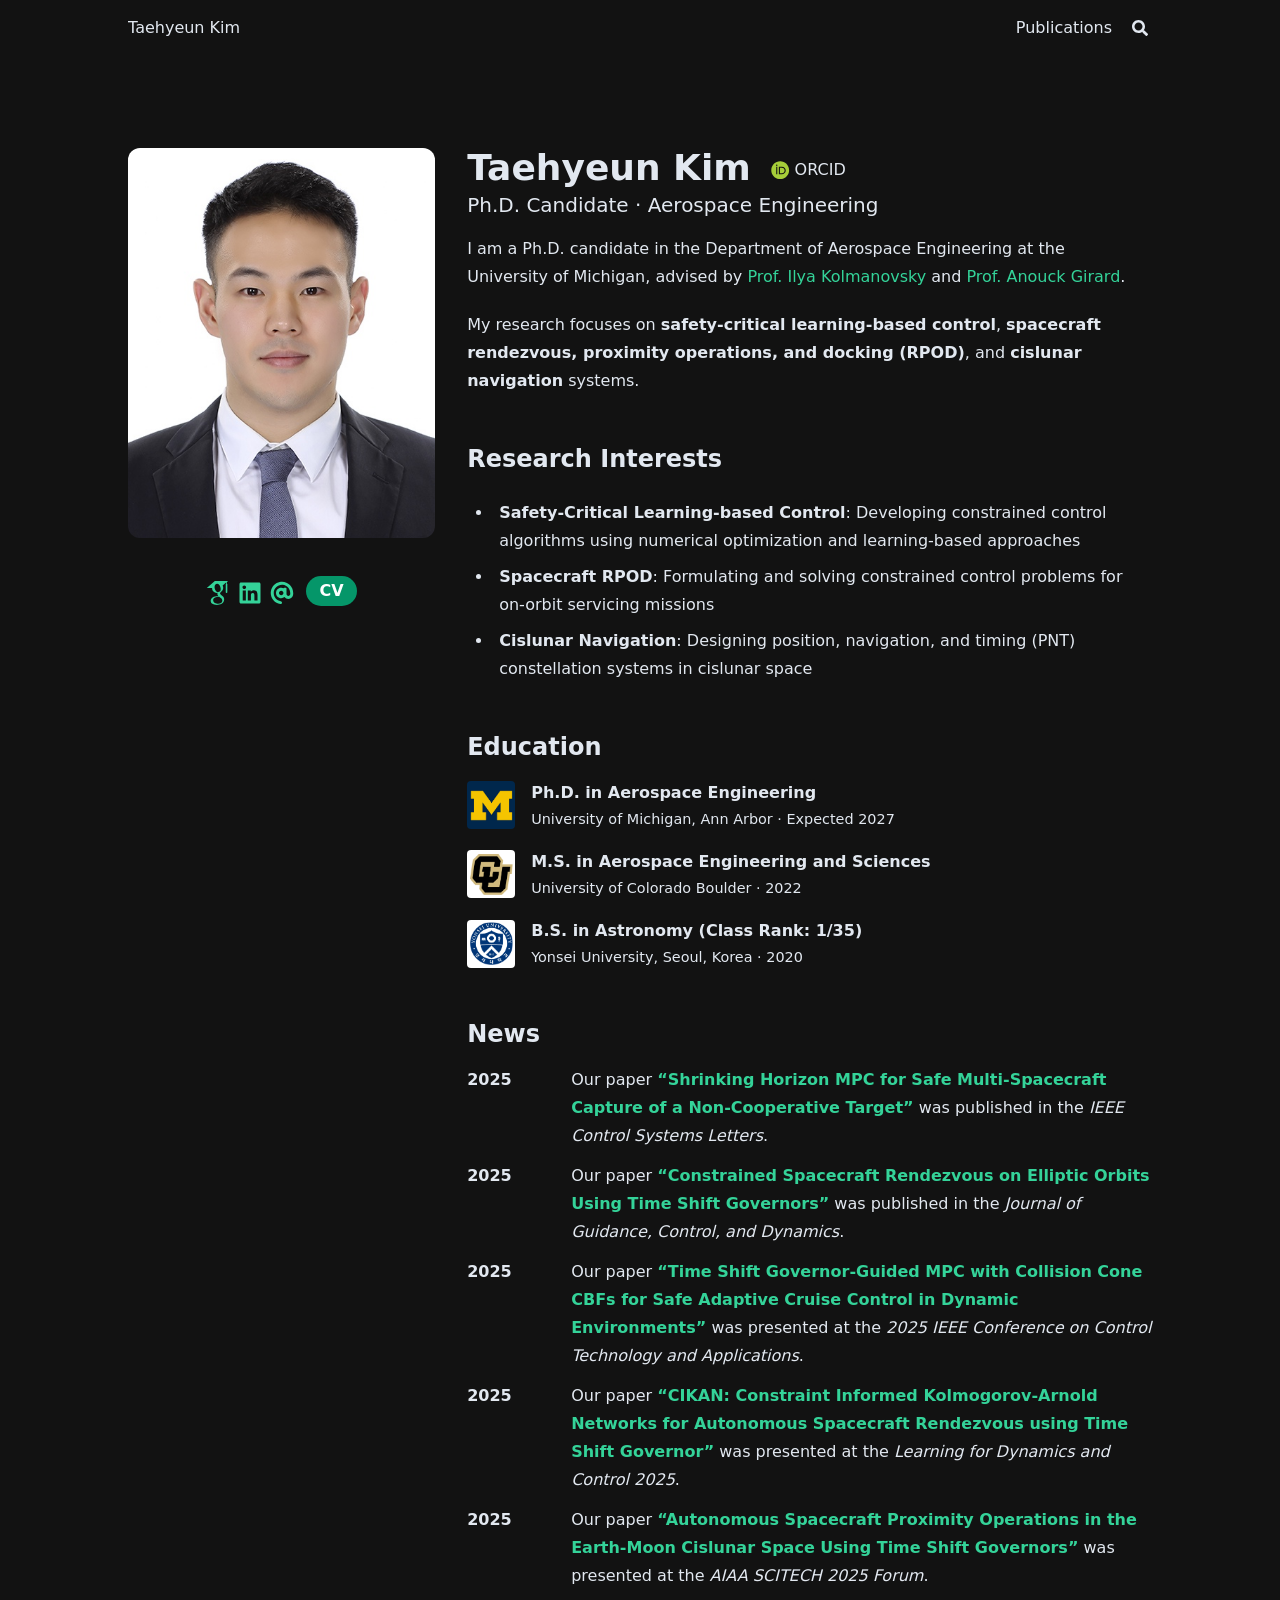
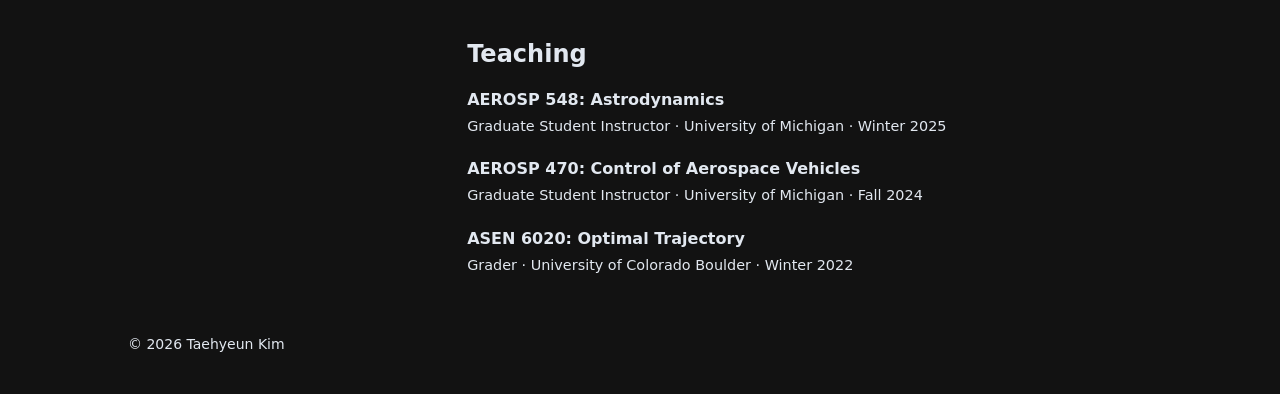
<file: index.html>
<!doctype html><html lang=en dir=ltr class="scroll-smooth dark" data-default-appearance=dark data-auto-appearance=false><head><meta charset=utf-8><meta http-equiv=content-language content="en"><meta name=viewport content="width=device-width,initial-scale=1"><meta http-equiv=X-UA-Compatible content="ie=edge"><meta name=theme-color><title>Taehyeun Kim</title>
<meta name=title content="Taehyeun Kim"><meta name=description content="Ph.D. Candidate in Aerospace Engineering at the University of Michigan"><link rel=canonical href=https://rocketmaniakim.github.io/><link rel=alternate type=application/rss+xml href=/index.xml title="Taehyeun Kim"><meta name=author content="Taehyeun Kim"><link href="https://scholar.google.com/citations?user=qF92JFwAAAAJ&amp;hl=en" rel=me><link href=https://www.linkedin.com/in/taehyeunkim/ rel=me><meta property="og:url" content="https://rocketmaniakim.github.io/"><meta property="og:site_name" content="Taehyeun Kim"><meta property="og:title" content="Taehyeun Kim"><meta property="og:description" content="Ph.D. Candidate in Aerospace Engineering at the University of Michigan"><meta property="og:locale" content="en"><meta property="og:type" content="website"><meta name=twitter:card content="summary"><meta name=twitter:title content="Taehyeun Kim"><meta name=twitter:description content="Ph.D. Candidate in Aerospace Engineering at the University of Michigan"><link type=text/css rel=stylesheet href=/css/main.bundle.min.b173c58492c7d8c97e6bf9c8282e3a31bfec5bd5bbee5c9935a7caa7d1f364ed6ae8b1d359c2f57ec97df7e6f2562c0847f506b98b624083ecf4069f67b20be0.css integrity="sha512-sXPFhJLH2Ml+a/nIKC46Mb/sW9W77lyZNafKp9HzZO1q6LHTWcL1fsl99+byViwIR/UGuYtiQIPs9AafZ7IL4A=="><script type=text/javascript src=/js/appearance.min.6f41174b3a05b680820fe08cadbfa5fb7a7ca347b76a0955cdc68b9d8aca1ce24f0547e138cea33bcc7904d551a90afcb1cc7f2d9fe8557075d501419046c08c.js integrity="sha512-b0EXSzoFtoCCD+CMrb+l+3p8o0e3aglVzcaLnYrKHOJPBUfhOM6jO8x5BNVRqQr8scx/LZ/oVXB11QFBkEbAjA=="></script><script src=/lib/zoom/zoom.min.umd.a527109b68c082a70f3697716dd72a9d5aa8b545cf800cecbbc7399f2ca6f6e0ce3e431f2062b48bbfa47c9ea42822714060bef309be073f49b9c0e30d318d7b.js integrity="sha512-pScQm2jAgqcPNpdxbdcqnVqotUXPgAzsu8c5nyym9uDOPkMfIGK0i7+kfJ6kKCJxQGC+8wm+Bz9JucDjDTGNew=="></script><script defer type=text/javascript id=script-bundle src=/js/main.bundle.min.e5baf253fdf9954aff767a4ba55a752e825970cc6b1134eb14323b96a57de272785e6eb56c2ac6cc6d06955e235e847354f481bd1ae446a8954db3781ad92dc6.js integrity="sha512-5bryU/35lUr/dnpLpVp1LoJZcMxrETTrFDI7lqV94nJ4Xm61bCrGzG0GlV4jXoRzVPSBvRrkRqiVTbN4Gtktxg==" data-copy=Copy data-copied=Copied></script><link rel=apple-touch-icon sizes=180x180 href=/apple-touch-icon.png><link rel=icon type=image/png sizes=32x32 href=/favicon-32x32.png><link rel=icon type=image/png sizes=16x16 href=/favicon-16x16.png><link rel=manifest href=/site.webmanifest><script type=application/ld+json>{"@context":"https://schema.org","@type":"WebSite","@id":"https://rocketmaniakim.github.io/","name":"Taehyeun Kim","inLanguage":"en","url":"https://rocketmaniakim.github.io/","publisher":{"@type":"Person","name":"Taehyeun Kim"}}</script></head><body class="flex flex-col h-screen m-auto leading-7 max-w-7xl px-6 sm:px-14 md:px-24 lg:px-32 text-lg bg-neutral text-neutral-900 dark:bg-neutral-800 dark:text-neutral bf-scrollbar"><div id=the-top class="absolute flex self-center"><a class="px-3 py-1 text-sm -translate-y-8 rounded-b-lg bg-primary-200 focus:translate-y-0 dark:bg-neutral-600" href=#main-content><span class="font-bold text-primary-600 pe-2 dark:text-primary-400">&darr;</span>
Skip to main content</a></div><div class=min-h-[148px]></div><div class="fixed inset-x-0 z-100"><div id=menu-blur class="absolute opacity-0 inset-x-0 top-0 h-full single_hero_background nozoom backdrop-blur-2xl shadow-2xl bg-neutral/25 dark:bg-neutral-800/25"></div><div class="relative m-auto leading-7 max-w-7xl px-6 sm:px-14 md:px-24 lg:px-32"><div class="main-menu flex items-center w-full gap-2 p-1 pl-0"><a href=/ class="text-base font-medium truncate min-w-0 shrink">Taehyeun Kim</a><div class="flex items-center ms-auto"><div class="hidden md:flex"><nav class="flex items-center gap-x-5 h-12"><a href=/publications/ class="flex items-center bf-icon-color-hover" aria-label=Publications title=Publications><span class="text-base font-medium break-normal">Publications
</span></a><button id=search-button aria-label=Search class="text-base bf-icon-color-hover" title="Search (/)">
<span class="relative block icon"><svg aria-hidden="true" focusable="false" data-prefix="fas" data-icon="search" class="svg-inline--fa fa-search fa-w-16" role="img" viewBox="0 0 512 512"><path fill="currentcolor" d="M505 442.7 405.3 343c-4.5-4.5-10.6-7-17-7H372c27.6-35.3 44-79.7 44-128C416 93.1 322.9.0 208 0S0 93.1.0 208s93.1 208 208 208c48.3.0 92.7-16.4 128-44v16.3c0 6.4 2.5 12.5 7 17l99.7 99.7c9.4 9.4 24.6 9.4 33.9.0l28.3-28.3c9.4-9.4 9.4-24.6.1-34zM208 336c-70.7.0-128-57.2-128-128 0-70.7 57.2-128 128-128 70.7.0 128 57.2 128 128 0 70.7-57.2 128-128 128z"/></svg></span></button></nav></div><div class="flex md:hidden"><div class="flex items-center h-14 gap-4"><button id=search-button-mobile aria-label=Search class="flex items-center justify-center bf-icon-color-hover" title="Search (/)">
<span class="relative block icon"><svg aria-hidden="true" focusable="false" data-prefix="fas" data-icon="search" class="svg-inline--fa fa-search fa-w-16" role="img" viewBox="0 0 512 512"><path fill="currentcolor" d="M505 442.7 405.3 343c-4.5-4.5-10.6-7-17-7H372c27.6-35.3 44-79.7 44-128C416 93.1 322.9.0 208 0S0 93.1.0 208s93.1 208 208 208c48.3.0 92.7-16.4 128-44v16.3c0 6.4 2.5 12.5 7 17l99.7 99.7c9.4 9.4 24.6 9.4 33.9.0l28.3-28.3c9.4-9.4 9.4-24.6.1-34zM208 336c-70.7.0-128-57.2-128-128 0-70.7 57.2-128 128-128 70.7.0 128 57.2 128 128 0 70.7-57.2 128-128 128z"/></svg>
</span></button>
<input type=checkbox id=mobile-menu-toggle autocomplete=off class="hidden peer">
<label for=mobile-menu-toggle class="flex items-center justify-center cursor-pointer bf-icon-color-hover"><span class="relative block icon"><svg viewBox="0 0 448 512"><path fill="currentcolor" d="M0 96C0 78.33 14.33 64 32 64H416c17.7.0 32 14.33 32 32 0 17.7-14.3 32-32 32H32C14.33 128 0 113.7.0 96zM0 256c0-17.7 14.33-32 32-32H416c17.7.0 32 14.3 32 32s-14.3 32-32 32H32c-17.67.0-32-14.3-32-32zM416 448H32c-17.67.0-32-14.3-32-32s14.33-32 32-32H416c17.7.0 32 14.3 32 32s-14.3 32-32 32z"/></svg></span></label><div role=dialog aria-modal=true style=scrollbar-gutter:stable class="fixed inset-0 z-50 invisible overflow-y-auto px-6 py-20 opacity-0 transition-[opacity,visibility] duration-300 peer-checked:visible peer-checked:opacity-100 bg-neutral-50/97 dark:bg-neutral-900/99
bf-scrollbar"><label for=mobile-menu-toggle class="fixed end-8 top-5 flex items-center justify-center z-50 h-12 w-12 cursor-pointer select-none rounded-full bf-icon-color-hover border bf-border-color bf-border-color-hover bg-neutral-50 dark:bg-neutral-900"><span class="relative block icon"><svg viewBox="0 0 320 512"><path fill="currentcolor" d="M310.6 361.4c12.5 12.5 12.5 32.75.0 45.25C304.4 412.9 296.2 416 288 416s-16.38-3.125-22.62-9.375L160 301.3 54.63 406.6C48.38 412.9 40.19 416 32 416S15.63 412.9 9.375 406.6c-12.5-12.5-12.5-32.75.0-45.25l105.4-105.4L9.375 150.6c-12.5-12.5-12.5-32.75.0-45.25s32.75-12.5 45.25.0L160 210.8l105.4-105.4c12.5-12.5 32.75-12.5 45.25.0s12.5 32.75.0 45.25l-105.4 105.4L310.6 361.4z"/></svg></span></label><nav class="mx-auto max-w-md space-y-6"><div class=px-2><a href=/publications/ aria-label=Publications class="flex items-center gap-4 group bf-icon-color-hover text-neutral-700 dark:text-neutral-200"><span title=Publications class="text-2xl font-bold tracking-tight">Publications</span></a></div></nav></div></div></div></div></div></div></div><script type=text/javascript src=/js/background-blur.min.00a57c73ea12f2cab2980c3c3d649e89f6d82f190f74bbe2b67f2f5e39ab7d032ece47086400ca05396758aace13299da49aca43ea643d2625e62c506267a169.js integrity="sha512-AKV8c+oS8sqymAw8PWSeifbYLxkPdLvitn8vXjmrfQMuzkcIZADKBTlnWKrOEymdpJrKQ+pkPSYl5ixQYmehaQ==" data-blur-id=menu-blur></script><div class="relative flex flex-col grow"><main id=main-content class=grow><article class="max-w-full prose dark:prose-invert"><div class=home-profile-layout><div class=home-profile-photo><img class=nozoom alt="Taehyeun Kim" src=/images/profile_vertical_hu_8fb086ecacc7a471.jpg data-zoom-src=/images/profile_vertical.jpg><div class=home-profile-links><div class="flex flex-wrap text-neutral-400 dark:text-neutral-500 space-x-2"><a class="hover:text-primary-700 dark:hover:text-primary-400" href="https://scholar.google.com/citations?user=qF92JFwAAAAJ&amp;hl=en" target=_blank aria-label=Google-Scholar title=Google-Scholar rel="me noopener noreferrer"><span class="inline-block align-text-bottom"><span class="relative block icon"><svg viewBox="0 0 360 385"><g><path fill="currentcolor" d="M323.28223 42.66243V15.430205L343.0472.0H129.15709L0 112.2736h85.656075c-.15534 2.12494-.21914 4.04644-.21914 6.22563.0 20.84472 7.2192 38.08662 21.67203 51.86089 14.45284 13.79702 32.25124 20.64784 53.32651 20.64784 4.92319.0 9.75059-.36794 14.43842-1.02419-2.90722 6.50082-4.37457 12.52302-4.37457 18.14228.0 9.87526 4.49924 20.4304 13.46715 31.6418-39.23377 2.6705-68.06112 9.73264-86.43702 21.16322-10.53108 6.49907-19.000207 14.70396-25.390349 24.5311-6.390569 9.89933-9.577754 20.51525-9.577754 31.9616.0 9.64822 2.062375 18.33611 6.21907 26.06233 4.156694 7.7263 9.577757 14.07047 16.312223 18.98408 6.71825 4.96781 14.46899 9.10088 23.219 12.46874 8.73429 3.34378 17.40643 5.71858 26.06106 7.06258 8.62707 1.34222 17.20471 1.9985 25.70579 1.9985 13.46887.0 26.95353-1.73428 40.54711-5.18707 13.56165-3.48461 26.28022-8.64143 38.17105-15.4927 11.85935-6.80488 21.51545-16.0865 28.9219-27.7183 7.39024-11.67998 11.09457-24.80499 11.09457-39.33613.0-11.01584-2.24964-21.03852-6.7502-30.14073-4.46864-9.07202-9.93785-16.54102-16.45271-22.34403-6.5008-5.81263-12.99987-11.15539-19.51512-15.9679-6.50083-4.84488-12.00021-9.75058-16.46884-14.8129-4.4848-5.04657-6.73444-10.05419-6.73444-14.98395.0-4.92145 1.73422-9.67183 5.21588-14.26559 3.45451-4.6095 7.67376-9.04795 12.60967-13.30571 4.93756-4.24944 9.87523-8.96788 14.79665-14.13302 4.92147-5.14719 9.14072-11.82739 12.60971-20.00822 3.48467-8.17907 5.20318-17.44489 5.20318-27.75679.0-13.4527-2.54714-24.46065-7.54735-33.31348-.59369-1.02243-1.21757-1.80338-1.87511-3.02225l56.90745-46.672136v17.118526c-7.39373.92969-6.62422 5.34582-6.62422 10.6352v128.66719c0 5.95832 4.8751 10.83382 10.83386 10.83382h3.98869c5.95835.0 10.83386-4.87506 10.83386-10.83382V53.29282c0-5.27669.77741-9.68801-6.56167-10.63039zM215.9222 265.14114c1.14099.7503 3.7039 2.78075 7.7184 6.03838 4.0495 3.24319 6.797 5.69582 8.26567 7.41432 1.43851 1.66381 3.5792 4.16501 6.37617 7.54734 2.81268 3.3744 4.7184 6.30394 5.71853 8.73425 1.00016 2.4767 2.01603 5.46089 3.04636 8.94556.98567 3.44488 1.48486 6.97595 1.48486 10.56169.0 17.04813-6.56338 29.68007-19.65604 37.85915-13.125 8.18083-28.76651 12.27368-46.93767 12.27368-9.18709.0-18.2031-1.09289-27.06247-3.1951-8.84322-2.11665-17.31192-5.3362-25.39035-9.60185-8.07846-4.25771-14.57754-10.20337-19.50072-17.79659-4.93764-7.64012-7.40645-16.41464-7.40645-26.24962.0-10.32022 2.79692-19.28987 8.42233-26.90588 5.59343-7.62564 12.93774-13.3919 22.03208-17.3154 9.0624-3.94582 18.24946-6.74232 27.56166-8.39827 9.31221-1.7023 18.79679-2.555 28.43842-2.555 4.46862.0 7.93582.25115 10.40465.69607.45456.21918 3.03188 2.07025 7.73456 5.56326 4.70401 3.46237 7.62565 5.59519 8.75047 6.38401zm-3.35823-100.5779c-7.40648 8.85938-17.73454 13.2882-30.95363 13.2882-11.85933.0-22.29766-4.76482-31.26554-14.31195-8.99984-9.52309-15.42235-20.32803-19.34408-32.43061-3.93752-12.10871-5.90585-23.98423-5.90585-35.648.0-13.6942 3.59542-25.35184 10.7809-34.97598 7.18727-9.64952 17.49915-14.48477 30.93786-14.48477 11.87507.0 22.37423 5.03825 31.43704 15.15677 9.09434 10.08482 15.60961 21.41303 19.5169 33.96799 3.92176 12.5392 5.87345 24.52979 5.87345 35.98399.0 13.44658-3.70256 24.60984-11.07663 33.45436z"/></g></svg></span></span></a>
<a class="hover:text-primary-700 dark:hover:text-primary-400" href=https://www.linkedin.com/in/taehyeunkim/ target=_blank aria-label=Linkedin title=Linkedin rel="me noopener noreferrer"><span class="inline-block align-text-bottom"><span class="relative block icon"><svg viewBox="0 0 448 512"><path fill="currentcolor" d="M416 32H31.9C14.3 32 0 46.5.0 64.3v383.4C0 465.5 14.3 480 31.9 480H416c17.6.0 32-14.5 32-32.3V64.3c0-17.8-14.4-32.3-32-32.3zM135.4 416H69V202.2h66.5V416zm-33.2-243c-21.3.0-38.5-17.3-38.5-38.5S80.9 96 102.2 96c21.2.0 38.5 17.3 38.5 38.5.0 21.3-17.2 38.5-38.5 38.5zm282.1 243h-66.4V312c0-24.8-.5-56.7-34.5-56.7-34.6.0-39.9 27-39.9 54.9V416h-66.4V202.2h63.7v29.2h.9c8.9-16.8 30.6-34.5 62.9-34.5 67.2.0 79.7 44.3 79.7 101.9V416z"/></svg>
</span></span></a><a class="email-link hover:text-primary-700 dark:hover:text-primary-400" href=# data-email="bWFpbHRvOnRhZWh5ZXVuQHVtaWNoLmVkdQ==" target=_blank aria-label=Email title=Email rel="me noopener noreferrer"><span class="inline-block align-text-bottom"><span class="relative block icon"><svg viewBox="0 0 512 512"><path fill="currentcolor" d="M207.8 20.73c-93.45 18.32-168.7 93.66-187 187.1-27.64 140.9 68.65 266.2 199.1 285.1 19.01 2.888 36.17-12.26 36.17-31.49l1e-4-.6631c0-15.74-11.44-28.88-26.84-31.24-84.35-12.98-149.2-86.13-149.2-174.2.0-102.9 88.61-185.5 193.4-175.4 91.54 8.869 158.6 91.25 158.6 183.2v16.16c0 22.09-17.94 40.05-40 40.05s-40.01-17.96-40.01-40.05v-120.1c0-8.847-7.161-16.02-16.01-16.02l-31.98.0036c-7.299.0-13.2 4.992-15.12 11.68-24.85-12.15-54.24-16.38-86.06-5.106-38.75 13.73-68.12 48.91-73.72 89.64-9.483 69.01 43.81 128 110.9 128 26.44.0 50.43-9.544 69.59-24.88 24 31.3 65.23 48.69 109.4 37.49C465.2 369.3 496 324.1 495.1 277.2V256.3c0-149.2-133.9-265.632-287.3-235.57zM239.1 304.3c-26.47.0-48-21.56-48-48.05s21.53-48.05 48-48.05 48 21.56 48 48.05-20.6 48.05-48 48.05z"/></svg></span></span></a></div><a href=/cv.pdf target=_blank rel=noopener class=cv-button>CV</a></div></div><div class=home-profile-bio><h1 class=home-profile-name>Taehyeun Kim
<a href=https://orcid.org/0009-0008-4630-695X target=_blank rel=noopener class=orcid-badge><span class="relative block icon"><svg viewBox="0 0 512 512"><path fill="currentcolor" d="M294.75 188.19h-45.92V342h47.47c67.62.0 83.12-51.34 83.12-76.91.0-41.64-26.54-76.9-84.67-76.9zM256 8C119 8 8 119 8 256s111 248 248 248 248-111 248-248S393 8 256 8zm-80.79 360.76h-29.84v-207.5h29.84zm-14.92-231.14a19.57 19.57.0 1119.57-19.57 19.64 19.64.0 01-19.57 19.57zM3e2 369h-81V161.26h80.6c76.73.0 110.44 54.83 110.44 103.85C410 318.39 368.38 369 3e2 369z"/></svg>
</span><span>ORCID</span></a></h1><h2 class=home-profile-headline>Ph.D. Candidate · Aerospace Engineering</h2><section class="prose dark:prose-invert w-full"><p>I am a Ph.D. candidate in the Department of Aerospace Engineering at the University of Michigan, advised by <a href=https://aero.engin.umich.edu/people/kolmanovsky-ilya/ target=_blank rel=noreferrer>Prof. Ilya Kolmanovsky</a> and <a href=https://erau.edu/faculty/Anouck.Girard target=_blank rel=noreferrer>Prof. Anouck Girard</a>.</p><p>My research focuses on <strong>safety-critical learning-based control</strong>, <strong>spacecraft rendezvous, proximity operations, and docking (RPOD)</strong>, and <strong>cislunar navigation</strong> systems.</p><h2 class="relative group">Research Interests<div id=research-interests class=anchor></div><span class="absolute top-0 w-6 transition-opacity opacity-0 -start-6 not-prose group-hover:opacity-100 select-none"><a class="text-primary-300 dark:text-neutral-700 !no-underline" href=#research-interests aria-label=Anchor>#</a></span></h2><ul><li><strong>Safety-Critical Learning-based Control</strong>: Developing constrained control algorithms using numerical optimization and learning-based approaches</li><li><strong>Spacecraft RPOD</strong>: Formulating and solving constrained control problems for on-orbit servicing missions</li><li><strong>Cislunar Navigation</strong>: Designing position, navigation, and timing (PNT) constellation systems in cislunar space</li></ul></section><section class=home-section><h2 class=home-section-title>Education</h2><div class=edu-row><img class="edu-logo nozoom" src=/images/logos/umich.png alt="University of Michigan, Ann Arbor logo" style=background-color:#00274c><div><div class=edu-degree>Ph.D. in Aerospace Engineering</div><div class=edu-meta>University of Michigan, Ann Arbor · Expected 2027</div></div></div><div class=edu-row><img class="edu-logo nozoom" src=/images/logos/cuboulder.png alt="University of Colorado Boulder logo"><div><div class=edu-degree>M.S. in Aerospace Engineering and Sciences</div><div class=edu-meta>University of Colorado Boulder · 2022</div></div></div><div class=edu-row><img class="edu-logo nozoom" src=/images/logos/yonsei.png alt="Yonsei University, Seoul, Korea logo"><div><div class=edu-degree>B.S. in Astronomy (Class Rank: 1/35)</div><div class=edu-meta>Yonsei University, Seoul, Korea · 2020</div></div></div></section><section class=home-section><h2 class=home-section-title>News</h2><ul class=news-list><li class=news-item><span class=news-date>2025</span>
<span>Our paper
<a href=https://ieeexplore.ieee.org/abstract/document/11313319 target=_blank rel=noopener class=news-paper-link>&ldquo;Shrinking Horizon MPC for Safe Multi-Spacecraft Capture of a Non-Cooperative Target&rdquo;</a>
was published in the <em>IEEE Control Systems Letters</em>.</span></li><li class=news-item><span class=news-date>2025</span>
<span>Our paper
<a href=https://arc.aiaa.org/doi/full/10.2514/1.G009122 target=_blank rel=noopener class=news-paper-link>&ldquo;Constrained Spacecraft Rendezvous on Elliptic Orbits Using Time Shift Governors&rdquo;</a>
was published in the <em>Journal of Guidance, Control, and Dynamics</em>.</span></li><li class=news-item><span class=news-date>2025</span>
<span>Our paper
<a href=https://doi.org/10.1109/CCTA53793.2025.11151321 target=_blank rel=noopener class=news-paper-link>&ldquo;Time Shift Governor-Guided MPC with Collision Cone CBFs for Safe Adaptive Cruise Control in Dynamic Environments&rdquo;</a>
was presented at the <em>2025 IEEE Conference on Control Technology and Applications</em>.</span></li><li class=news-item><span class=news-date>2025</span>
<span>Our paper
<a href=https://proceedings.mlr.press/v283/kim25d.html target=_blank rel=noopener class=news-paper-link>&ldquo;CIKAN: Constraint Informed Kolmogorov-Arnold Networks for Autonomous Spacecraft Rendezvous using Time Shift Governor&rdquo;</a>
was presented at the <em>Learning for Dynamics and Control 2025</em>.</span></li><li class=news-item><span class=news-date>2025</span>
<span>Our paper
<a href=https://arc.aiaa.org/doi/abs/10.2514/6.2025-0311 target=_blank rel=noopener class=news-paper-link>&ldquo;Autonomous Spacecraft Proximity Operations in the Earth-Moon Cislunar Space Using Time Shift Governors&rdquo;</a>
was presented at the <em>AIAA SCITECH 2025 Forum</em>.</span></li></ul></section><section class=home-section><h2 class=home-section-title>Teaching</h2><div class=teach-row><div class=edu-degree>AEROSP 548: Astrodynamics</div><div class=edu-meta>Graduate Student Instructor · University of Michigan · Winter 2025</div></div><div class=teach-row><div class=edu-degree>AEROSP 470: Control of Aerospace Vehicles</div><div class=edu-meta>Graduate Student Instructor · University of Michigan · Fall 2024</div></div><div class=teach-row><div class=edu-degree>ASEN 6020: Optimal Trajectory</div><div class=edu-meta>Grader · University of Colorado Boulder · Winter 2022</div></div></section></div></div></article><div id=scroll-to-top class="fixed bottom-6 end-6 z-50 transform translate-y-4 opacity-0 duration-200"><a href=#the-top class="pointer-events-auto flex h-12 w-12 items-center justify-center rounded-full bg-neutral/50 text-xl text-neutral-700 hover:text-primary-600 dark:bg-neutral-800/50 dark:text-neutral dark:hover:text-primary-400" aria-label="Scroll to top" title="Scroll to top">&uarr;</a></div></main><footer id=site-footer class="py-10 print:hidden"><div class="flex items-center justify-between"><p class="text-sm text-neutral-500 dark:text-neutral-400">&copy;
2026
Taehyeun Kim</p></div><script>mediumZoom(document.querySelectorAll("img:not(.nozoom)"),{margin:24,background:"rgba(0,0,0,0.5)",scrollOffset:0})</script><div class=scroll-progress id=scroll-progress></div><script>localStorage.removeItem("appearance"),document.documentElement.classList.add("dark")</script><script>window.addEventListener("scroll",function(){var e=document.documentElement.scrollTop||document.body.scrollTop,t=document.documentElement.scrollHeight-document.documentElement.clientHeight,n=e/t*100;document.getElementById("scroll-progress").style.width=n+"%"})</script></footer><div id=search-wrapper class="invisible fixed inset-0 flex h-screen w-screen cursor-default flex-col bg-neutral-500/50 p-4 backdrop-blur-sm dark:bg-neutral-900/50 sm:p-6 md:p-[10vh] lg:p-[12vh] z-500" data-url=https://rocketmaniakim.github.io/><div id=search-modal class="flex flex-col w-full max-w-3xl min-h-0 mx-auto border rounded-md shadow-lg top-20 border-neutral-200 bg-neutral dark:border-neutral-700 dark:bg-neutral-800"><header class="relative z-10 flex items-center justify-between flex-none px-2"><form class="flex items-center flex-auto min-w-0"><div class="flex items-center justify-center w-8 h-8 text-neutral-400"><span class="relative block icon"><svg aria-hidden="true" focusable="false" data-prefix="fas" data-icon="search" class="svg-inline--fa fa-search fa-w-16" role="img" viewBox="0 0 512 512"><path fill="currentcolor" d="M505 442.7 405.3 343c-4.5-4.5-10.6-7-17-7H372c27.6-35.3 44-79.7 44-128C416 93.1 322.9.0 208 0S0 93.1.0 208s93.1 208 208 208c48.3.0 92.7-16.4 128-44v16.3c0 6.4 2.5 12.5 7 17l99.7 99.7c9.4 9.4 24.6 9.4 33.9.0l28.3-28.3c9.4-9.4 9.4-24.6.1-34zM208 336c-70.7.0-128-57.2-128-128 0-70.7 57.2-128 128-128 70.7.0 128 57.2 128 128 0 70.7-57.2 128-128 128z"/></svg></span></div><input type=search id=search-query class="flex flex-auto h-12 mx-1 bg-transparent appearance-none focus:outline-dotted focus:outline-2 focus:outline-transparent" placeholder=Search tabindex=0></form><button id=close-search-button class="flex items-center justify-center w-8 h-8 text-neutral-700 hover:text-primary-600 dark:text-neutral dark:hover:text-primary-400" title="Close (Esc)">
<span class="relative block icon"><svg viewBox="0 0 320 512"><path fill="currentcolor" d="M310.6 361.4c12.5 12.5 12.5 32.75.0 45.25C304.4 412.9 296.2 416 288 416s-16.38-3.125-22.62-9.375L160 301.3 54.63 406.6C48.38 412.9 40.19 416 32 416S15.63 412.9 9.375 406.6c-12.5-12.5-12.5-32.75.0-45.25l105.4-105.4L9.375 150.6c-12.5-12.5-12.5-32.75.0-45.25s32.75-12.5 45.25.0L160 210.8l105.4-105.4c12.5-12.5 32.75-12.5 45.25.0s12.5 32.75.0 45.25l-105.4 105.4L310.6 361.4z"/></svg></span></button></header><section class="flex-auto px-2 overflow-auto"><ul id=search-results></ul></section></div></div></div></body></html>
</file>
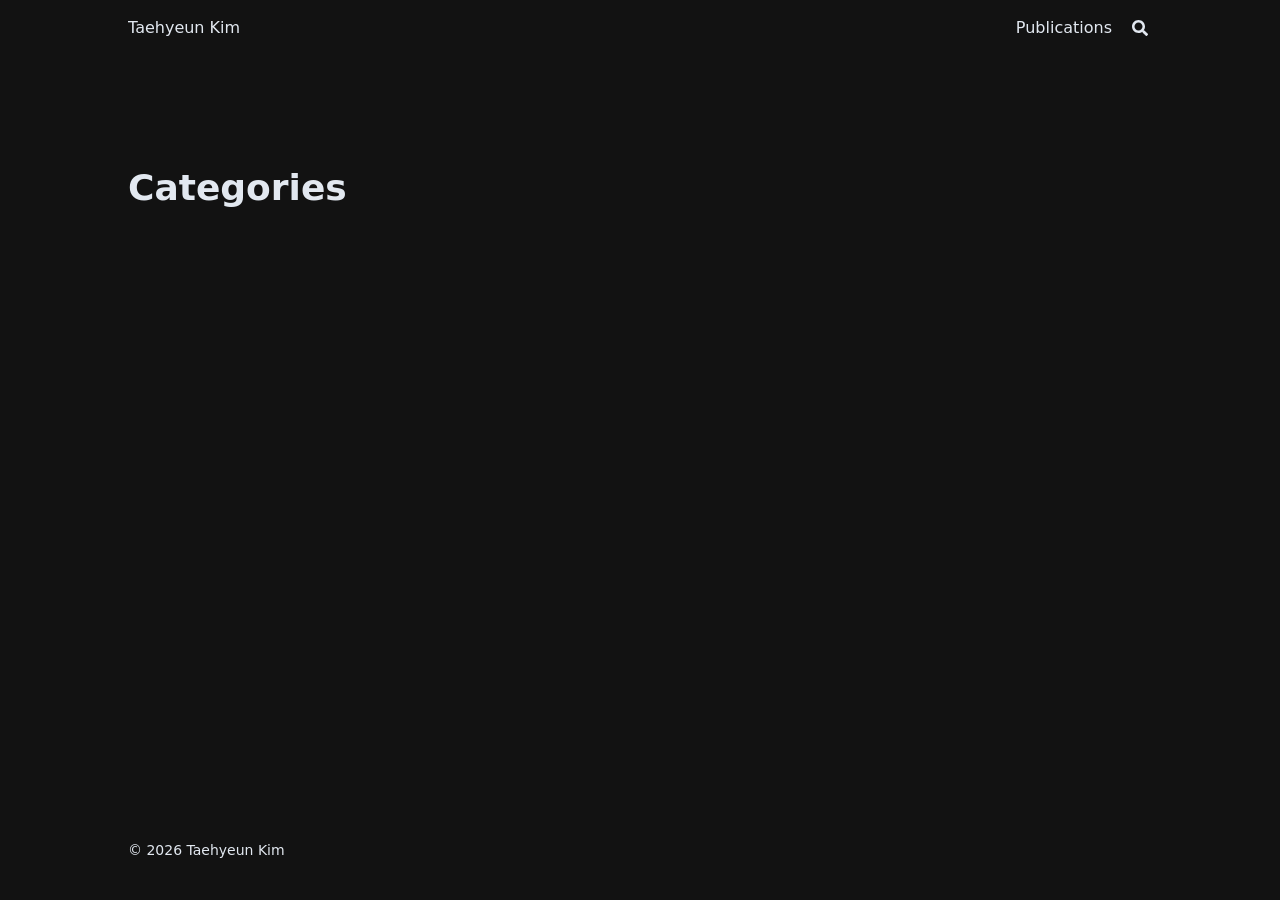
<file: categories/index.html>
<!doctype html><html lang=en dir=ltr class="scroll-smooth dark" data-default-appearance=dark data-auto-appearance=false><head><meta charset=utf-8><meta http-equiv=content-language content="en"><meta name=viewport content="width=device-width,initial-scale=1"><meta http-equiv=X-UA-Compatible content="ie=edge"><meta name=theme-color><title>Categories &#183; Taehyeun Kim</title>
<meta name=title content="Categories &#183; Taehyeun Kim"><link rel=canonical href=https://rocketmaniakim.github.io/categories/><link rel=alternate type=application/rss+xml href=/categories/index.xml title="Taehyeun Kim"><meta name=author content="Taehyeun Kim"><link href="https://scholar.google.com/citations?user=qF92JFwAAAAJ&amp;hl=en" rel=me><link href=https://www.linkedin.com/in/taehyeunkim/ rel=me><meta property="og:url" content="https://rocketmaniakim.github.io/categories/"><meta property="og:site_name" content="Taehyeun Kim"><meta property="og:title" content="Categories"><meta property="og:locale" content="en"><meta property="og:type" content="website"><meta name=twitter:card content="summary"><meta name=twitter:title content="Categories"><link type=text/css rel=stylesheet href=/css/main.bundle.min.b173c58492c7d8c97e6bf9c8282e3a31bfec5bd5bbee5c9935a7caa7d1f364ed6ae8b1d359c2f57ec97df7e6f2562c0847f506b98b624083ecf4069f67b20be0.css integrity="sha512-sXPFhJLH2Ml+a/nIKC46Mb/sW9W77lyZNafKp9HzZO1q6LHTWcL1fsl99+byViwIR/UGuYtiQIPs9AafZ7IL4A=="><script type=text/javascript src=/js/appearance.min.6f41174b3a05b680820fe08cadbfa5fb7a7ca347b76a0955cdc68b9d8aca1ce24f0547e138cea33bcc7904d551a90afcb1cc7f2d9fe8557075d501419046c08c.js integrity="sha512-b0EXSzoFtoCCD+CMrb+l+3p8o0e3aglVzcaLnYrKHOJPBUfhOM6jO8x5BNVRqQr8scx/LZ/oVXB11QFBkEbAjA=="></script><script src=/lib/zoom/zoom.min.umd.a527109b68c082a70f3697716dd72a9d5aa8b545cf800cecbbc7399f2ca6f6e0ce3e431f2062b48bbfa47c9ea42822714060bef309be073f49b9c0e30d318d7b.js integrity="sha512-pScQm2jAgqcPNpdxbdcqnVqotUXPgAzsu8c5nyym9uDOPkMfIGK0i7+kfJ6kKCJxQGC+8wm+Bz9JucDjDTGNew=="></script><script defer type=text/javascript id=script-bundle src=/js/main.bundle.min.e5baf253fdf9954aff767a4ba55a752e825970cc6b1134eb14323b96a57de272785e6eb56c2ac6cc6d06955e235e847354f481bd1ae446a8954db3781ad92dc6.js integrity="sha512-5bryU/35lUr/dnpLpVp1LoJZcMxrETTrFDI7lqV94nJ4Xm61bCrGzG0GlV4jXoRzVPSBvRrkRqiVTbN4Gtktxg==" data-copy=Copy data-copied=Copied></script><link rel=apple-touch-icon sizes=180x180 href=/apple-touch-icon.png><link rel=icon type=image/png sizes=32x32 href=/favicon-32x32.png><link rel=icon type=image/png sizes=16x16 href=/favicon-16x16.png><link rel=manifest href=/site.webmanifest><script type=application/ld+json>[{"@context":"https://schema.org","@type":"Article","articleSection":"Categories","name":"Categories","headline":"Categories","inLanguage":"en","url":"https://rocketmaniakim.github.io/categories/","author":{"@type":"Person","name":"Taehyeun Kim"},"mainEntityOfPage":"true","wordCount":"0"}]</script></head><body class="flex flex-col h-screen m-auto leading-7 max-w-7xl px-6 sm:px-14 md:px-24 lg:px-32 text-lg bg-neutral text-neutral-900 dark:bg-neutral-800 dark:text-neutral bf-scrollbar"><div id=the-top class="absolute flex self-center"><a class="px-3 py-1 text-sm -translate-y-8 rounded-b-lg bg-primary-200 focus:translate-y-0 dark:bg-neutral-600" href=#main-content><span class="font-bold text-primary-600 pe-2 dark:text-primary-400">&darr;</span>
Skip to main content</a></div><div class=min-h-[148px]></div><div class="fixed inset-x-0 z-100"><div id=menu-blur class="absolute opacity-0 inset-x-0 top-0 h-full single_hero_background nozoom backdrop-blur-2xl shadow-2xl bg-neutral/25 dark:bg-neutral-800/25"></div><div class="relative m-auto leading-7 max-w-7xl px-6 sm:px-14 md:px-24 lg:px-32"><div class="main-menu flex items-center w-full gap-2 p-1 pl-0"><a href=/ class="text-base font-medium truncate min-w-0 shrink">Taehyeun Kim</a><div class="flex items-center ms-auto"><div class="hidden md:flex"><nav class="flex items-center gap-x-5 h-12"><a href=/publications/ class="flex items-center bf-icon-color-hover" aria-label=Publications title=Publications><span class="text-base font-medium break-normal">Publications
</span></a><button id=search-button aria-label=Search class="text-base bf-icon-color-hover" title="Search (/)">
<span class="relative block icon"><svg aria-hidden="true" focusable="false" data-prefix="fas" data-icon="search" class="svg-inline--fa fa-search fa-w-16" role="img" viewBox="0 0 512 512"><path fill="currentcolor" d="M505 442.7 405.3 343c-4.5-4.5-10.6-7-17-7H372c27.6-35.3 44-79.7 44-128C416 93.1 322.9.0 208 0S0 93.1.0 208s93.1 208 208 208c48.3.0 92.7-16.4 128-44v16.3c0 6.4 2.5 12.5 7 17l99.7 99.7c9.4 9.4 24.6 9.4 33.9.0l28.3-28.3c9.4-9.4 9.4-24.6.1-34zM208 336c-70.7.0-128-57.2-128-128 0-70.7 57.2-128 128-128 70.7.0 128 57.2 128 128 0 70.7-57.2 128-128 128z"/></svg></span></button></nav></div><div class="flex md:hidden"><div class="flex items-center h-14 gap-4"><button id=search-button-mobile aria-label=Search class="flex items-center justify-center bf-icon-color-hover" title="Search (/)">
<span class="relative block icon"><svg aria-hidden="true" focusable="false" data-prefix="fas" data-icon="search" class="svg-inline--fa fa-search fa-w-16" role="img" viewBox="0 0 512 512"><path fill="currentcolor" d="M505 442.7 405.3 343c-4.5-4.5-10.6-7-17-7H372c27.6-35.3 44-79.7 44-128C416 93.1 322.9.0 208 0S0 93.1.0 208s93.1 208 208 208c48.3.0 92.7-16.4 128-44v16.3c0 6.4 2.5 12.5 7 17l99.7 99.7c9.4 9.4 24.6 9.4 33.9.0l28.3-28.3c9.4-9.4 9.4-24.6.1-34zM208 336c-70.7.0-128-57.2-128-128 0-70.7 57.2-128 128-128 70.7.0 128 57.2 128 128 0 70.7-57.2 128-128 128z"/></svg>
</span></button>
<input type=checkbox id=mobile-menu-toggle autocomplete=off class="hidden peer">
<label for=mobile-menu-toggle class="flex items-center justify-center cursor-pointer bf-icon-color-hover"><span class="relative block icon"><svg viewBox="0 0 448 512"><path fill="currentcolor" d="M0 96C0 78.33 14.33 64 32 64H416c17.7.0 32 14.33 32 32 0 17.7-14.3 32-32 32H32C14.33 128 0 113.7.0 96zM0 256c0-17.7 14.33-32 32-32H416c17.7.0 32 14.3 32 32s-14.3 32-32 32H32c-17.67.0-32-14.3-32-32zM416 448H32c-17.67.0-32-14.3-32-32s14.33-32 32-32H416c17.7.0 32 14.3 32 32s-14.3 32-32 32z"/></svg></span></label><div role=dialog aria-modal=true style=scrollbar-gutter:stable class="fixed inset-0 z-50 invisible overflow-y-auto px-6 py-20 opacity-0 transition-[opacity,visibility] duration-300 peer-checked:visible peer-checked:opacity-100 bg-neutral-50/97 dark:bg-neutral-900/99
bf-scrollbar"><label for=mobile-menu-toggle class="fixed end-8 top-5 flex items-center justify-center z-50 h-12 w-12 cursor-pointer select-none rounded-full bf-icon-color-hover border bf-border-color bf-border-color-hover bg-neutral-50 dark:bg-neutral-900"><span class="relative block icon"><svg viewBox="0 0 320 512"><path fill="currentcolor" d="M310.6 361.4c12.5 12.5 12.5 32.75.0 45.25C304.4 412.9 296.2 416 288 416s-16.38-3.125-22.62-9.375L160 301.3 54.63 406.6C48.38 412.9 40.19 416 32 416S15.63 412.9 9.375 406.6c-12.5-12.5-12.5-32.75.0-45.25l105.4-105.4L9.375 150.6c-12.5-12.5-12.5-32.75.0-45.25s32.75-12.5 45.25.0L160 210.8l105.4-105.4c12.5-12.5 32.75-12.5 45.25.0s12.5 32.75.0 45.25l-105.4 105.4L310.6 361.4z"/></svg></span></label><nav class="mx-auto max-w-md space-y-6"><div class=px-2><a href=/publications/ aria-label=Publications class="flex items-center gap-4 group bf-icon-color-hover text-neutral-700 dark:text-neutral-200"><span title=Publications class="text-2xl font-bold tracking-tight">Publications</span></a></div></nav></div></div></div></div></div></div></div><script type=text/javascript src=/js/background-blur.min.00a57c73ea12f2cab2980c3c3d649e89f6d82f190f74bbe2b67f2f5e39ab7d032ece47086400ca05396758aace13299da49aca43ea643d2625e62c506267a169.js integrity="sha512-AKV8c+oS8sqymAw8PWSeifbYLxkPdLvitn8vXjmrfQMuzkcIZADKBTlnWKrOEymdpJrKQ+pkPSYl5ixQYmehaQ==" data-blur-id=menu-blur></script><div class="relative flex flex-col grow"><main id=main-content class=grow><header class=mt-5><h1 class="mt-5 text-4xl font-extrabold text-neutral-900 dark:text-neutral">Categories</h1><div class="mt-1 mb-2 text-base text-neutral-500 dark:text-neutral-400 print:hidden"><div class="flex flex-row flex-wrap items-center"></div></div></header><section class="flex flex-wrap max-w-prose -mx-2 overflow-hidden"></section><div id=scroll-to-top class="fixed bottom-6 end-6 z-50 transform translate-y-4 opacity-0 duration-200"><a href=#the-top class="pointer-events-auto flex h-12 w-12 items-center justify-center rounded-full bg-neutral/50 text-xl text-neutral-700 hover:text-primary-600 dark:bg-neutral-800/50 dark:text-neutral dark:hover:text-primary-400" aria-label="Scroll to top" title="Scroll to top">&uarr;</a></div></main><footer id=site-footer class="py-10 print:hidden"><div class="flex items-center justify-between"><p class="text-sm text-neutral-500 dark:text-neutral-400">&copy;
2026
Taehyeun Kim</p></div><script>mediumZoom(document.querySelectorAll("img:not(.nozoom)"),{margin:24,background:"rgba(0,0,0,0.5)",scrollOffset:0})</script><div class=scroll-progress id=scroll-progress></div><script>localStorage.removeItem("appearance"),document.documentElement.classList.add("dark")</script><script>window.addEventListener("scroll",function(){var e=document.documentElement.scrollTop||document.body.scrollTop,t=document.documentElement.scrollHeight-document.documentElement.clientHeight,n=e/t*100;document.getElementById("scroll-progress").style.width=n+"%"})</script></footer><div id=search-wrapper class="invisible fixed inset-0 flex h-screen w-screen cursor-default flex-col bg-neutral-500/50 p-4 backdrop-blur-sm dark:bg-neutral-900/50 sm:p-6 md:p-[10vh] lg:p-[12vh] z-500" data-url=https://rocketmaniakim.github.io/><div id=search-modal class="flex flex-col w-full max-w-3xl min-h-0 mx-auto border rounded-md shadow-lg top-20 border-neutral-200 bg-neutral dark:border-neutral-700 dark:bg-neutral-800"><header class="relative z-10 flex items-center justify-between flex-none px-2"><form class="flex items-center flex-auto min-w-0"><div class="flex items-center justify-center w-8 h-8 text-neutral-400"><span class="relative block icon"><svg aria-hidden="true" focusable="false" data-prefix="fas" data-icon="search" class="svg-inline--fa fa-search fa-w-16" role="img" viewBox="0 0 512 512"><path fill="currentcolor" d="M505 442.7 405.3 343c-4.5-4.5-10.6-7-17-7H372c27.6-35.3 44-79.7 44-128C416 93.1 322.9.0 208 0S0 93.1.0 208s93.1 208 208 208c48.3.0 92.7-16.4 128-44v16.3c0 6.4 2.5 12.5 7 17l99.7 99.7c9.4 9.4 24.6 9.4 33.9.0l28.3-28.3c9.4-9.4 9.4-24.6.1-34zM208 336c-70.7.0-128-57.2-128-128 0-70.7 57.2-128 128-128 70.7.0 128 57.2 128 128 0 70.7-57.2 128-128 128z"/></svg></span></div><input type=search id=search-query class="flex flex-auto h-12 mx-1 bg-transparent appearance-none focus:outline-dotted focus:outline-2 focus:outline-transparent" placeholder=Search tabindex=0></form><button id=close-search-button class="flex items-center justify-center w-8 h-8 text-neutral-700 hover:text-primary-600 dark:text-neutral dark:hover:text-primary-400" title="Close (Esc)">
<span class="relative block icon"><svg viewBox="0 0 320 512"><path fill="currentcolor" d="M310.6 361.4c12.5 12.5 12.5 32.75.0 45.25C304.4 412.9 296.2 416 288 416s-16.38-3.125-22.62-9.375L160 301.3 54.63 406.6C48.38 412.9 40.19 416 32 416S15.63 412.9 9.375 406.6c-12.5-12.5-12.5-32.75.0-45.25l105.4-105.4L9.375 150.6c-12.5-12.5-12.5-32.75.0-45.25s32.75-12.5 45.25.0L160 210.8l105.4-105.4c12.5-12.5 32.75-12.5 45.25.0s12.5 32.75.0 45.25l-105.4 105.4L310.6 361.4z"/></svg></span></button></header><section class="flex-auto px-2 overflow-auto"><ul id=search-results></ul></section></div></div></div></body></html>
</file>
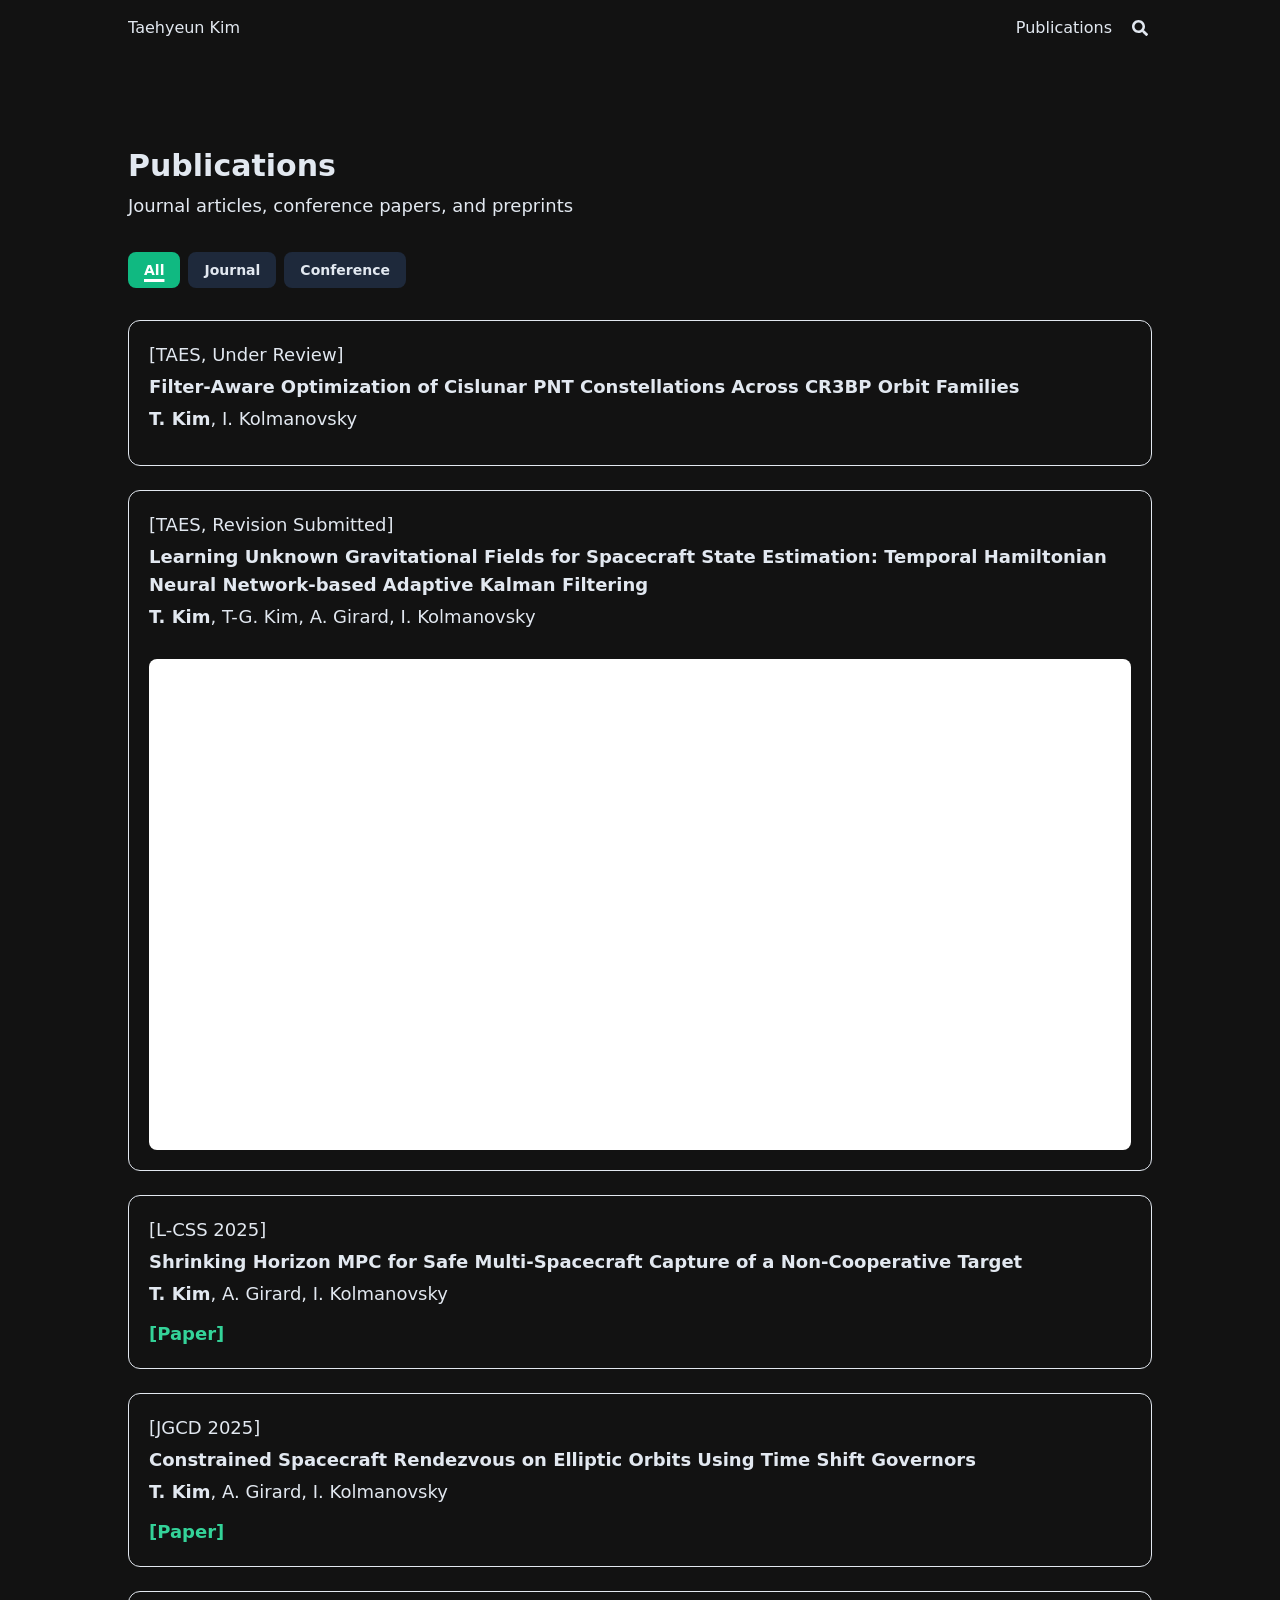
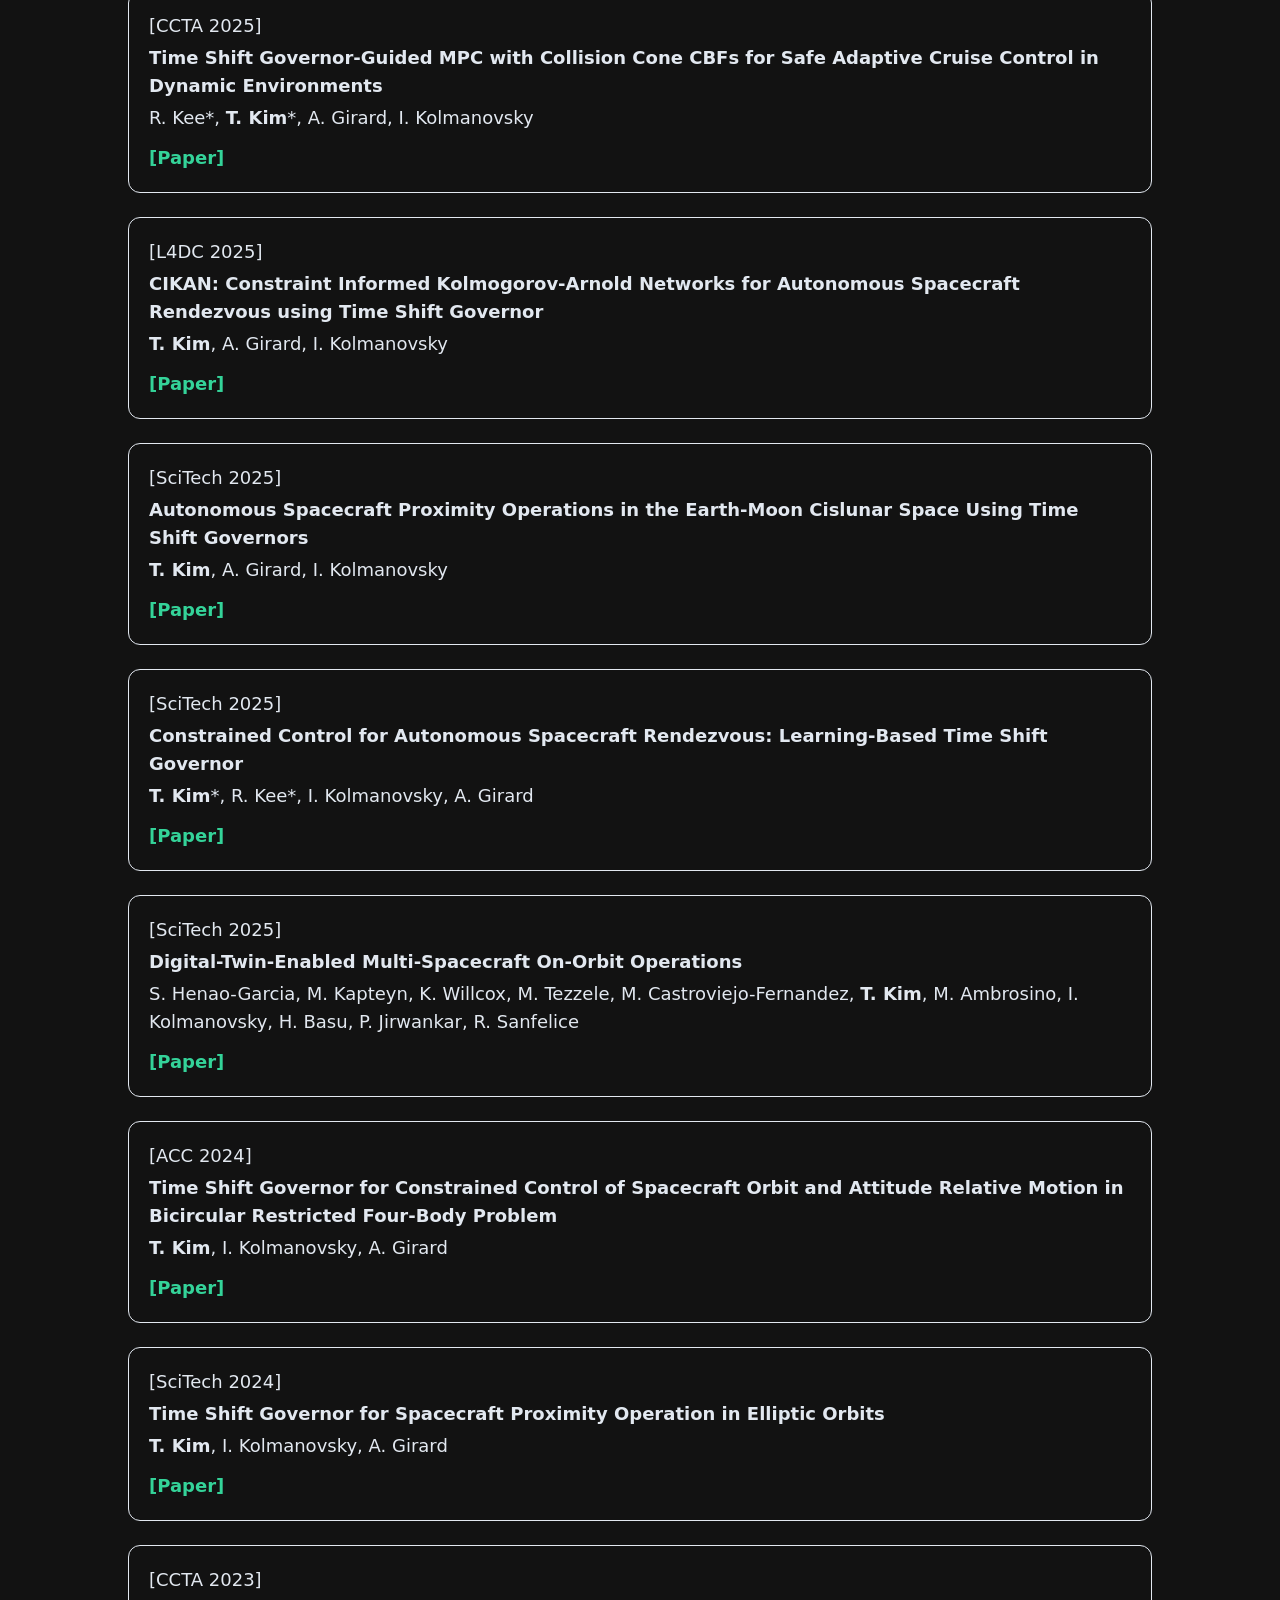
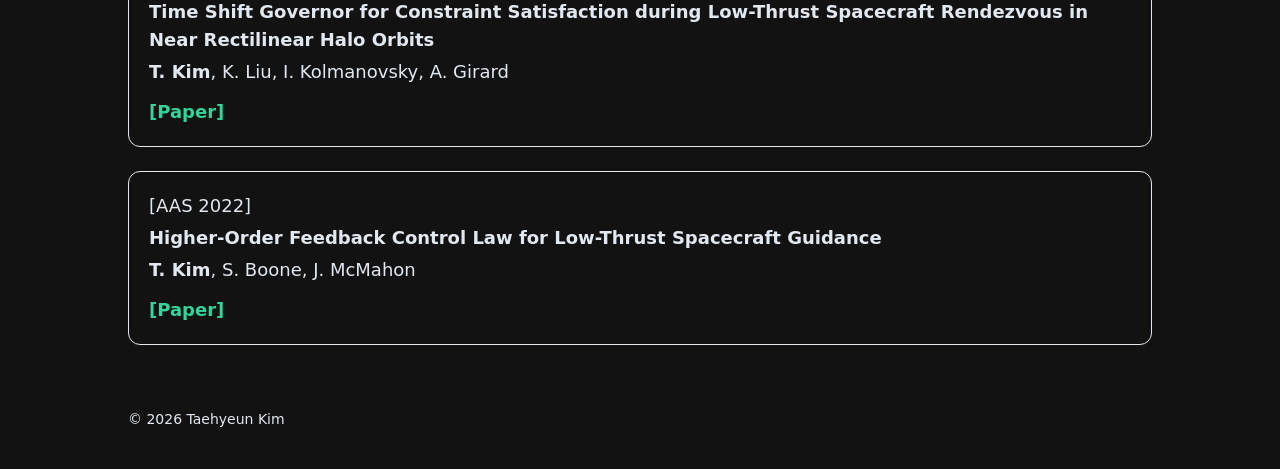
<file: publications/index.html>
<!doctype html><html lang=en dir=ltr class="scroll-smooth dark" data-default-appearance=dark data-auto-appearance=false><head><meta charset=utf-8><meta http-equiv=content-language content="en"><meta name=viewport content="width=device-width,initial-scale=1"><meta http-equiv=X-UA-Compatible content="ie=edge"><meta name=theme-color><title>Publications &#183; Taehyeun Kim</title>
<meta name=title content="Publications &#183; Taehyeun Kim"><meta name=description content="Journal articles, conference papers, and preprints"><link rel=canonical href=https://rocketmaniakim.github.io/publications/><meta name=author content="Taehyeun Kim"><link href="https://scholar.google.com/citations?user=qF92JFwAAAAJ&amp;hl=en" rel=me><link href=https://www.linkedin.com/in/taehyeunkim/ rel=me><meta property="og:url" content="https://rocketmaniakim.github.io/publications/"><meta property="og:site_name" content="Taehyeun Kim"><meta property="og:title" content="Publications"><meta property="og:description" content="Journal articles, conference papers, and preprints"><meta property="og:locale" content="en"><meta property="og:type" content="article"><meta name=twitter:card content="summary"><meta name=twitter:title content="Publications"><meta name=twitter:description content="Journal articles, conference papers, and preprints"><link type=text/css rel=stylesheet href=/css/main.bundle.min.b173c58492c7d8c97e6bf9c8282e3a31bfec5bd5bbee5c9935a7caa7d1f364ed6ae8b1d359c2f57ec97df7e6f2562c0847f506b98b624083ecf4069f67b20be0.css integrity="sha512-sXPFhJLH2Ml+a/nIKC46Mb/sW9W77lyZNafKp9HzZO1q6LHTWcL1fsl99+byViwIR/UGuYtiQIPs9AafZ7IL4A=="><script type=text/javascript src=/js/appearance.min.6f41174b3a05b680820fe08cadbfa5fb7a7ca347b76a0955cdc68b9d8aca1ce24f0547e138cea33bcc7904d551a90afcb1cc7f2d9fe8557075d501419046c08c.js integrity="sha512-b0EXSzoFtoCCD+CMrb+l+3p8o0e3aglVzcaLnYrKHOJPBUfhOM6jO8x5BNVRqQr8scx/LZ/oVXB11QFBkEbAjA=="></script><script src=/lib/zoom/zoom.min.umd.a527109b68c082a70f3697716dd72a9d5aa8b545cf800cecbbc7399f2ca6f6e0ce3e431f2062b48bbfa47c9ea42822714060bef309be073f49b9c0e30d318d7b.js integrity="sha512-pScQm2jAgqcPNpdxbdcqnVqotUXPgAzsu8c5nyym9uDOPkMfIGK0i7+kfJ6kKCJxQGC+8wm+Bz9JucDjDTGNew=="></script><script defer type=text/javascript id=script-bundle src=/js/main.bundle.min.e5baf253fdf9954aff767a4ba55a752e825970cc6b1134eb14323b96a57de272785e6eb56c2ac6cc6d06955e235e847354f481bd1ae446a8954db3781ad92dc6.js integrity="sha512-5bryU/35lUr/dnpLpVp1LoJZcMxrETTrFDI7lqV94nJ4Xm61bCrGzG0GlV4jXoRzVPSBvRrkRqiVTbN4Gtktxg==" data-copy=Copy data-copied=Copied></script><link rel=apple-touch-icon sizes=180x180 href=/apple-touch-icon.png><link rel=icon type=image/png sizes=32x32 href=/favicon-32x32.png><link rel=icon type=image/png sizes=16x16 href=/favicon-16x16.png><link rel=manifest href=/site.webmanifest><script type=application/ld+json>[{"@context":"https://schema.org","@type":"Article","articleSection":"Taehyeun Kim","name":"Publications","headline":"Publications","description":"Journal articles, conference papers, and preprints","inLanguage":"en","url":"https://rocketmaniakim.github.io/publications/","author":{"@type":"Person","name":"Taehyeun Kim"},"mainEntityOfPage":"true","wordCount":"0"}]</script></head><body class="flex flex-col h-screen m-auto leading-7 max-w-7xl px-6 sm:px-14 md:px-24 lg:px-32 text-lg bg-neutral text-neutral-900 dark:bg-neutral-800 dark:text-neutral bf-scrollbar"><div id=the-top class="absolute flex self-center"><a class="px-3 py-1 text-sm -translate-y-8 rounded-b-lg bg-primary-200 focus:translate-y-0 dark:bg-neutral-600" href=#main-content><span class="font-bold text-primary-600 pe-2 dark:text-primary-400">&darr;</span>
Skip to main content</a></div><div class=min-h-[148px]></div><div class="fixed inset-x-0 z-100"><div id=menu-blur class="absolute opacity-0 inset-x-0 top-0 h-full single_hero_background nozoom backdrop-blur-2xl shadow-2xl bg-neutral/25 dark:bg-neutral-800/25"></div><div class="relative m-auto leading-7 max-w-7xl px-6 sm:px-14 md:px-24 lg:px-32"><div class="main-menu flex items-center w-full gap-2 p-1 pl-0"><a href=/ class="text-base font-medium truncate min-w-0 shrink">Taehyeun Kim</a><div class="flex items-center ms-auto"><div class="hidden md:flex"><nav class="flex items-center gap-x-5 h-12"><a href=/publications/ class="flex items-center bf-icon-color-hover" aria-label=Publications title=Publications><span class="text-base font-medium break-normal">Publications
</span></a><button id=search-button aria-label=Search class="text-base bf-icon-color-hover" title="Search (/)">
<span class="relative block icon"><svg aria-hidden="true" focusable="false" data-prefix="fas" data-icon="search" class="svg-inline--fa fa-search fa-w-16" role="img" viewBox="0 0 512 512"><path fill="currentcolor" d="M505 442.7 405.3 343c-4.5-4.5-10.6-7-17-7H372c27.6-35.3 44-79.7 44-128C416 93.1 322.9.0 208 0S0 93.1.0 208s93.1 208 208 208c48.3.0 92.7-16.4 128-44v16.3c0 6.4 2.5 12.5 7 17l99.7 99.7c9.4 9.4 24.6 9.4 33.9.0l28.3-28.3c9.4-9.4 9.4-24.6.1-34zM208 336c-70.7.0-128-57.2-128-128 0-70.7 57.2-128 128-128 70.7.0 128 57.2 128 128 0 70.7-57.2 128-128 128z"/></svg></span></button></nav></div><div class="flex md:hidden"><div class="flex items-center h-14 gap-4"><button id=search-button-mobile aria-label=Search class="flex items-center justify-center bf-icon-color-hover" title="Search (/)">
<span class="relative block icon"><svg aria-hidden="true" focusable="false" data-prefix="fas" data-icon="search" class="svg-inline--fa fa-search fa-w-16" role="img" viewBox="0 0 512 512"><path fill="currentcolor" d="M505 442.7 405.3 343c-4.5-4.5-10.6-7-17-7H372c27.6-35.3 44-79.7 44-128C416 93.1 322.9.0 208 0S0 93.1.0 208s93.1 208 208 208c48.3.0 92.7-16.4 128-44v16.3c0 6.4 2.5 12.5 7 17l99.7 99.7c9.4 9.4 24.6 9.4 33.9.0l28.3-28.3c9.4-9.4 9.4-24.6.1-34zM208 336c-70.7.0-128-57.2-128-128 0-70.7 57.2-128 128-128 70.7.0 128 57.2 128 128 0 70.7-57.2 128-128 128z"/></svg>
</span></button>
<input type=checkbox id=mobile-menu-toggle autocomplete=off class="hidden peer">
<label for=mobile-menu-toggle class="flex items-center justify-center cursor-pointer bf-icon-color-hover"><span class="relative block icon"><svg viewBox="0 0 448 512"><path fill="currentcolor" d="M0 96C0 78.33 14.33 64 32 64H416c17.7.0 32 14.33 32 32 0 17.7-14.3 32-32 32H32C14.33 128 0 113.7.0 96zM0 256c0-17.7 14.33-32 32-32H416c17.7.0 32 14.3 32 32s-14.3 32-32 32H32c-17.67.0-32-14.3-32-32zM416 448H32c-17.67.0-32-14.3-32-32s14.33-32 32-32H416c17.7.0 32 14.3 32 32s-14.3 32-32 32z"/></svg></span></label><div role=dialog aria-modal=true style=scrollbar-gutter:stable class="fixed inset-0 z-50 invisible overflow-y-auto px-6 py-20 opacity-0 transition-[opacity,visibility] duration-300 peer-checked:visible peer-checked:opacity-100 bg-neutral-50/97 dark:bg-neutral-900/99
bf-scrollbar"><label for=mobile-menu-toggle class="fixed end-8 top-5 flex items-center justify-center z-50 h-12 w-12 cursor-pointer select-none rounded-full bf-icon-color-hover border bf-border-color bf-border-color-hover bg-neutral-50 dark:bg-neutral-900"><span class="relative block icon"><svg viewBox="0 0 320 512"><path fill="currentcolor" d="M310.6 361.4c12.5 12.5 12.5 32.75.0 45.25C304.4 412.9 296.2 416 288 416s-16.38-3.125-22.62-9.375L160 301.3 54.63 406.6C48.38 412.9 40.19 416 32 416S15.63 412.9 9.375 406.6c-12.5-12.5-12.5-32.75.0-45.25l105.4-105.4L9.375 150.6c-12.5-12.5-12.5-32.75.0-45.25s32.75-12.5 45.25.0L160 210.8l105.4-105.4c12.5-12.5 32.75-12.5 45.25.0s12.5 32.75.0 45.25l-105.4 105.4L310.6 361.4z"/></svg></span></label><nav class="mx-auto max-w-md space-y-6"><div class=px-2><a href=/publications/ aria-label=Publications class="flex items-center gap-4 group bf-icon-color-hover text-neutral-700 dark:text-neutral-200"><span title=Publications class="text-2xl font-bold tracking-tight">Publications</span></a></div></nav></div></div></div></div></div></div></div><script type=text/javascript src=/js/background-blur.min.00a57c73ea12f2cab2980c3c3d649e89f6d82f190f74bbe2b67f2f5e39ab7d032ece47086400ca05396758aace13299da49aca43ea643d2625e62c506267a169.js integrity="sha512-AKV8c+oS8sqymAw8PWSeifbYLxkPdLvitn8vXjmrfQMuzkcIZADKBTlnWKrOEymdpJrKQ+pkPSYl5ixQYmehaQ==" data-blur-id=menu-blur></script><div class="relative flex flex-col grow"><main id=main-content class=grow><article><header><h1 class="text-3xl font-bold mb-2">Publications</h1><p class="text-neutral-500 dark:text-neutral-400 mt-2">Journal articles, conference papers, and preprints</p></header><div class=mt-8><div class="flex flex-wrap gap-2 mb-8" id=pub-tabs><button class="pub-tab active px-4 py-2 rounded-lg text-sm font-semibold transition-colors" data-filter=all onclick='filterPubs("all",this)'>All</button>
<button class="pub-tab px-4 py-2 rounded-lg text-sm font-semibold transition-colors" data-filter=journal onclick='filterPubs("journal",this)'>Journal</button>
<button class="pub-tab px-4 py-2 rounded-lg text-sm font-semibold transition-colors" data-filter=conference onclick='filterPubs("conference",this)'>Conference</button></div><div id=pub-list><div class="pub-item mb-6 p-5 rounded-xl border border-neutral-200 dark:border-neutral-700 bg-neutral-50 dark:bg-neutral-800" data-category=journal><div class=pub-body><div><span class=pub-venue-badge>[TAES, Under Review]</span><h3 class="text-lg font-bold">Filter-Aware Optimization of Cislunar PNT Constellations Across CR3BP Orbit Families</h3><p class="text-lg text-neutral-500 dark:text-neutral-400 mt-1"><strong>T. Kim</strong>, I. Kolmanovsky</p><div class="flex flex-wrap gap-2 mt-3"></div></div></div></div><div class="pub-item mb-6 p-5 rounded-xl border border-neutral-200 dark:border-neutral-700 bg-neutral-50 dark:bg-neutral-800" data-category=journal><div class=pub-body><div><span class=pub-venue-badge>[TAES, Revision Submitted]</span><h3 class="text-lg font-bold">Learning Unknown Gravitational Fields for Spacecraft State Estimation: Temporal Hamiltonian Neural Network-based Adaptive Kalman Filtering</h3><p class="text-lg text-neutral-500 dark:text-neutral-400 mt-1"><strong>T. Kim</strong>, T-G. Kim, A. Girard, I. Kolmanovsky</p><div class="flex flex-wrap gap-2 mt-3"></div></div></div><div class=pub-video-row><video class=pub-video src=/images/pubs/taes-hnn.mp4 autoplay loop muted playsinline></video></div></div><div class="pub-item mb-6 p-5 rounded-xl border border-neutral-200 dark:border-neutral-700 bg-neutral-50 dark:bg-neutral-800" data-category=journal><div class=pub-body><div><span class=pub-venue-badge>[L-CSS 2025]</span><h3 class="text-lg font-bold">Shrinking Horizon MPC for Safe Multi-Spacecraft Capture of a Non-Cooperative Target</h3><p class="text-lg text-neutral-500 dark:text-neutral-400 mt-1"><strong>T. Kim</strong>, A. Girard, I. Kolmanovsky</p><div class="flex flex-wrap gap-2 mt-3"><a href=https://ieeexplore.ieee.org/abstract/document/11313319 target=_blank rel=noopener class=pub-link>[Paper]</a></div></div></div></div><div class="pub-item mb-6 p-5 rounded-xl border border-neutral-200 dark:border-neutral-700 bg-neutral-50 dark:bg-neutral-800" data-category=journal><div class=pub-body><div><span class=pub-venue-badge>[JGCD 2025]</span><h3 class="text-lg font-bold">Constrained Spacecraft Rendezvous on Elliptic Orbits Using Time Shift Governors</h3><p class="text-lg text-neutral-500 dark:text-neutral-400 mt-1"><strong>T. Kim</strong>, A. Girard, I. Kolmanovsky</p><div class="flex flex-wrap gap-2 mt-3"><a href=https://arc.aiaa.org/doi/full/10.2514/1.G009122 target=_blank rel=noopener class=pub-link>[Paper]</a></div></div></div></div><div class="pub-item mb-6 p-5 rounded-xl border border-neutral-200 dark:border-neutral-700 bg-neutral-50 dark:bg-neutral-800" data-category=conference><div class=pub-body><div><span class=pub-venue-badge>[CCTA 2025]</span><h3 class="text-lg font-bold">Time Shift Governor-Guided MPC with Collision Cone CBFs for Safe Adaptive Cruise Control in Dynamic Environments</h3><p class="text-lg text-neutral-500 dark:text-neutral-400 mt-1">R. Kee*, <strong>T. Kim</strong>*, A. Girard, I. Kolmanovsky</p><div class="flex flex-wrap gap-2 mt-3"><a href=https://doi.org/10.1109/CCTA53793.2025.11151321 target=_blank rel=noopener class=pub-link>[Paper]</a></div></div></div></div><div class="pub-item mb-6 p-5 rounded-xl border border-neutral-200 dark:border-neutral-700 bg-neutral-50 dark:bg-neutral-800" data-category=conference><div class=pub-body><div><span class=pub-venue-badge>[L4DC 2025]</span><h3 class="text-lg font-bold">CIKAN: Constraint Informed Kolmogorov-Arnold Networks for Autonomous Spacecraft Rendezvous using Time Shift Governor</h3><p class="text-lg text-neutral-500 dark:text-neutral-400 mt-1"><strong>T. Kim</strong>, A. Girard, I. Kolmanovsky</p><div class="flex flex-wrap gap-2 mt-3"><a href=https://proceedings.mlr.press/v283/kim25d.html target=_blank rel=noopener class=pub-link>[Paper]</a></div></div></div></div><div class="pub-item mb-6 p-5 rounded-xl border border-neutral-200 dark:border-neutral-700 bg-neutral-50 dark:bg-neutral-800" data-category=conference><div class=pub-body><div><span class=pub-venue-badge>[SciTech 2025]</span><h3 class="text-lg font-bold">Autonomous Spacecraft Proximity Operations in the Earth-Moon Cislunar Space Using Time Shift Governors</h3><p class="text-lg text-neutral-500 dark:text-neutral-400 mt-1"><strong>T. Kim</strong>, A. Girard, I. Kolmanovsky</p><div class="flex flex-wrap gap-2 mt-3"><a href=https://arc.aiaa.org/doi/abs/10.2514/6.2025-0311 target=_blank rel=noopener class=pub-link>[Paper]</a></div></div></div></div><div class="pub-item mb-6 p-5 rounded-xl border border-neutral-200 dark:border-neutral-700 bg-neutral-50 dark:bg-neutral-800" data-category=conference><div class=pub-body><div><span class=pub-venue-badge>[SciTech 2025]</span><h3 class="text-lg font-bold">Constrained Control for Autonomous Spacecraft Rendezvous: Learning-Based Time Shift Governor</h3><p class="text-lg text-neutral-500 dark:text-neutral-400 mt-1"><strong>T. Kim</strong>*, R. Kee*, I. Kolmanovsky, A. Girard</p><div class="flex flex-wrap gap-2 mt-3"><a href=https://arc.aiaa.org/doi/abs/10.2514/6.2025-1700 target=_blank rel=noopener class=pub-link>[Paper]</a></div></div></div></div><div class="pub-item mb-6 p-5 rounded-xl border border-neutral-200 dark:border-neutral-700 bg-neutral-50 dark:bg-neutral-800" data-category=conference><div class=pub-body><div><span class=pub-venue-badge>[SciTech 2025]</span><h3 class="text-lg font-bold">Digital-Twin-Enabled Multi-Spacecraft On-Orbit Operations</h3><p class="text-lg text-neutral-500 dark:text-neutral-400 mt-1">S. Henao-Garcia, M. Kapteyn, K. Willcox, M. Tezzele, M. Castroviejo-Fernandez, <strong>T. Kim</strong>, M. Ambrosino, I. Kolmanovsky, H. Basu, P. Jirwankar, R. Sanfelice</p><div class="flex flex-wrap gap-2 mt-3"><a href=https://arc.aiaa.org/doi/abs/10.2514/6.2025-1432 target=_blank rel=noopener class=pub-link>[Paper]</a></div></div></div></div><div class="pub-item mb-6 p-5 rounded-xl border border-neutral-200 dark:border-neutral-700 bg-neutral-50 dark:bg-neutral-800" data-category=conference><div class=pub-body><div><span class=pub-venue-badge>[ACC 2024]</span><h3 class="text-lg font-bold">Time Shift Governor for Constrained Control of Spacecraft Orbit and Attitude Relative Motion in Bicircular Restricted Four-Body Problem</h3><p class="text-lg text-neutral-500 dark:text-neutral-400 mt-1"><strong>T. Kim</strong>, I. Kolmanovsky, A. Girard</p><div class="flex flex-wrap gap-2 mt-3"><a href=https://ieeexplore.ieee.org/abstract/document/10644260 target=_blank rel=noopener class=pub-link>[Paper]</a></div></div></div></div><div class="pub-item mb-6 p-5 rounded-xl border border-neutral-200 dark:border-neutral-700 bg-neutral-50 dark:bg-neutral-800" data-category=conference><div class=pub-body><div><span class=pub-venue-badge>[SciTech 2024]</span><h3 class="text-lg font-bold">Time Shift Governor for Spacecraft Proximity Operation in Elliptic Orbits</h3><p class="text-lg text-neutral-500 dark:text-neutral-400 mt-1"><strong>T. Kim</strong>, I. Kolmanovsky, A. Girard</p><div class="flex flex-wrap gap-2 mt-3"><a href=https://arc.aiaa.org/doi/abs/10.2514/6.2024-2452 target=_blank rel=noopener class=pub-link>[Paper]</a></div></div></div></div><div class="pub-item mb-6 p-5 rounded-xl border border-neutral-200 dark:border-neutral-700 bg-neutral-50 dark:bg-neutral-800" data-category=conference><div class=pub-body><div><span class=pub-venue-badge>[CCTA 2023]</span><h3 class="text-lg font-bold">Time Shift Governor for Constraint Satisfaction during Low-Thrust Spacecraft Rendezvous in Near Rectilinear Halo Orbits</h3><p class="text-lg text-neutral-500 dark:text-neutral-400 mt-1"><strong>T. Kim</strong>, K. Liu, I. Kolmanovsky, A. Girard</p><div class="flex flex-wrap gap-2 mt-3"><a href=https://ieeexplore.ieee.org/abstract/document/10252878 target=_blank rel=noopener class=pub-link>[Paper]</a></div></div></div></div><div class="pub-item mb-6 p-5 rounded-xl border border-neutral-200 dark:border-neutral-700 bg-neutral-50 dark:bg-neutral-800" data-category=conference><div class=pub-body><div><span class=pub-venue-badge>[AAS 2022]</span><h3 class="text-lg font-bold">Higher-Order Feedback Control Law for Low-Thrust Spacecraft Guidance</h3><p class="text-lg text-neutral-500 dark:text-neutral-400 mt-1"><strong>T. Kim</strong>, S. Boone, J. McMahon</p><div class="flex flex-wrap gap-2 mt-3"><a href=https://www.researchgate.net/profile/Taehyeun-Kim/publication/363195672_HIGHER-ORDER_FEEDBACK_CONTROL_LAW_FOR_LOW-THRUST_SPACECRAFT_GUIDANCE/links/63110bc0acd814437ff541a0/HIGHER-ORDER-FEEDBACK-CONTROL-LAW-FOR-LOW-THRUST-SPACECRAFT-GUIDANCE.pdf target=_blank rel=noopener class=pub-link>[Paper]</a></div></div></div></div></div></div><script>function filterPubs(e,t){document.querySelectorAll(".pub-tab").forEach(e=>e.classList.remove("active")),t.classList.add("active"),document.querySelectorAll(".pub-item").forEach(t=>{e==="all"||t.dataset.category===e?t.style.display="":t.style.display="none"})}function copyBibtex(e){const t=e.dataset.bibtex;navigator.clipboard.writeText(t).then(()=>{const t=e.textContent;e.textContent="Copied!",setTimeout(()=>e.textContent=t,1500)})}</script></article><div id=scroll-to-top class="fixed bottom-6 end-6 z-50 transform translate-y-4 opacity-0 duration-200"><a href=#the-top class="pointer-events-auto flex h-12 w-12 items-center justify-center rounded-full bg-neutral/50 text-xl text-neutral-700 hover:text-primary-600 dark:bg-neutral-800/50 dark:text-neutral dark:hover:text-primary-400" aria-label="Scroll to top" title="Scroll to top">&uarr;</a></div></main><footer id=site-footer class="py-10 print:hidden"><div class="flex items-center justify-between"><p class="text-sm text-neutral-500 dark:text-neutral-400">&copy;
2026
Taehyeun Kim</p></div><script>mediumZoom(document.querySelectorAll("img:not(.nozoom)"),{margin:24,background:"rgba(0,0,0,0.5)",scrollOffset:0})</script><div class=scroll-progress id=scroll-progress></div><script>localStorage.removeItem("appearance"),document.documentElement.classList.add("dark")</script><script>window.addEventListener("scroll",function(){var e=document.documentElement.scrollTop||document.body.scrollTop,t=document.documentElement.scrollHeight-document.documentElement.clientHeight,n=e/t*100;document.getElementById("scroll-progress").style.width=n+"%"})</script></footer><div id=search-wrapper class="invisible fixed inset-0 flex h-screen w-screen cursor-default flex-col bg-neutral-500/50 p-4 backdrop-blur-sm dark:bg-neutral-900/50 sm:p-6 md:p-[10vh] lg:p-[12vh] z-500" data-url=https://rocketmaniakim.github.io/><div id=search-modal class="flex flex-col w-full max-w-3xl min-h-0 mx-auto border rounded-md shadow-lg top-20 border-neutral-200 bg-neutral dark:border-neutral-700 dark:bg-neutral-800"><header class="relative z-10 flex items-center justify-between flex-none px-2"><form class="flex items-center flex-auto min-w-0"><div class="flex items-center justify-center w-8 h-8 text-neutral-400"><span class="relative block icon"><svg aria-hidden="true" focusable="false" data-prefix="fas" data-icon="search" class="svg-inline--fa fa-search fa-w-16" role="img" viewBox="0 0 512 512"><path fill="currentcolor" d="M505 442.7 405.3 343c-4.5-4.5-10.6-7-17-7H372c27.6-35.3 44-79.7 44-128C416 93.1 322.9.0 208 0S0 93.1.0 208s93.1 208 208 208c48.3.0 92.7-16.4 128-44v16.3c0 6.4 2.5 12.5 7 17l99.7 99.7c9.4 9.4 24.6 9.4 33.9.0l28.3-28.3c9.4-9.4 9.4-24.6.1-34zM208 336c-70.7.0-128-57.2-128-128 0-70.7 57.2-128 128-128 70.7.0 128 57.2 128 128 0 70.7-57.2 128-128 128z"/></svg></span></div><input type=search id=search-query class="flex flex-auto h-12 mx-1 bg-transparent appearance-none focus:outline-dotted focus:outline-2 focus:outline-transparent" placeholder=Search tabindex=0></form><button id=close-search-button class="flex items-center justify-center w-8 h-8 text-neutral-700 hover:text-primary-600 dark:text-neutral dark:hover:text-primary-400" title="Close (Esc)">
<span class="relative block icon"><svg viewBox="0 0 320 512"><path fill="currentcolor" d="M310.6 361.4c12.5 12.5 12.5 32.75.0 45.25C304.4 412.9 296.2 416 288 416s-16.38-3.125-22.62-9.375L160 301.3 54.63 406.6C48.38 412.9 40.19 416 32 416S15.63 412.9 9.375 406.6c-12.5-12.5-12.5-32.75.0-45.25l105.4-105.4L9.375 150.6c-12.5-12.5-12.5-32.75.0-45.25s32.75-12.5 45.25.0L160 210.8l105.4-105.4c12.5-12.5 32.75-12.5 45.25.0s12.5 32.75.0 45.25l-105.4 105.4L310.6 361.4z"/></svg></span></button></header><section class="flex-auto px-2 overflow-auto"><ul id=search-results></ul></section></div></div></div></body></html>
</file>
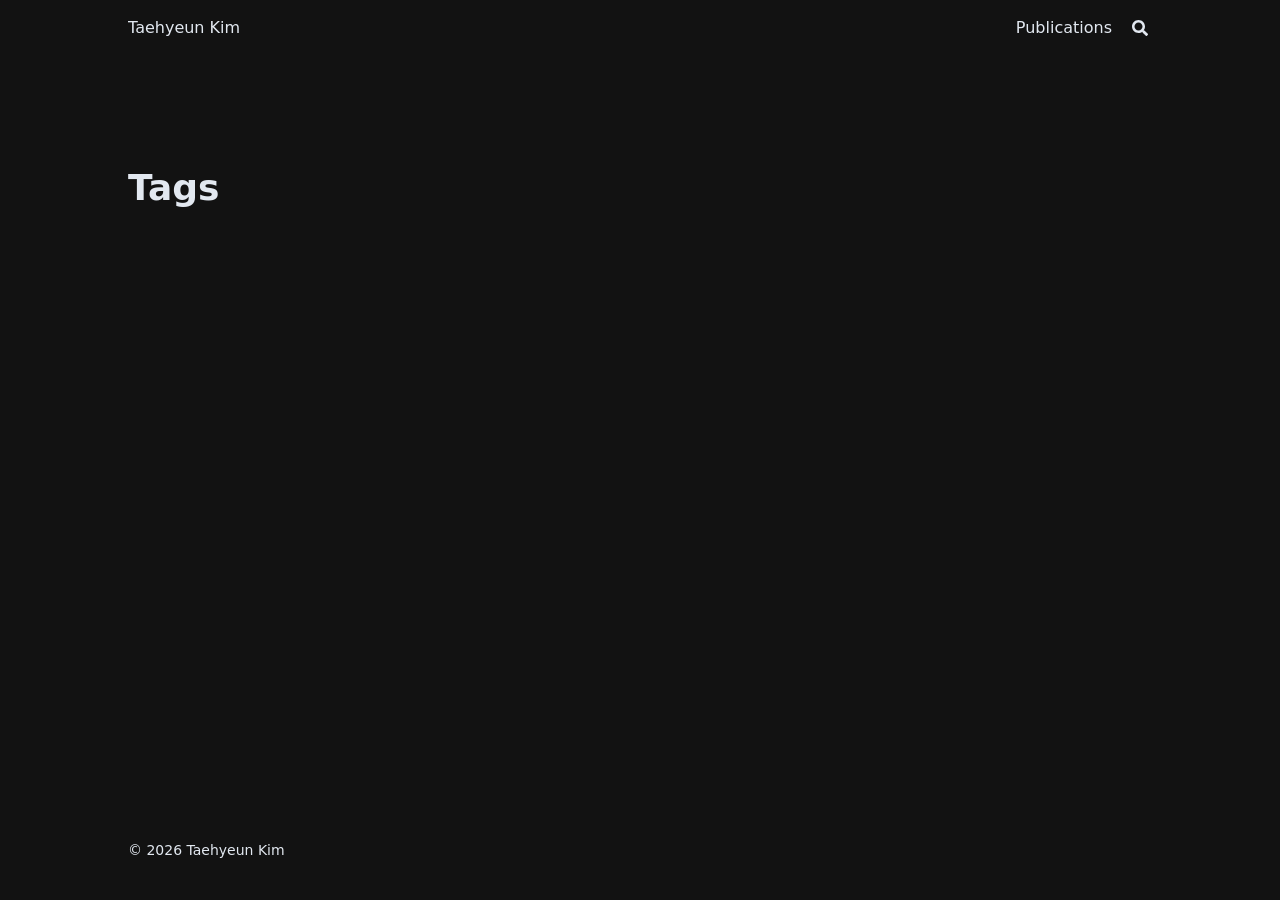
<file: tags/index.html>
<!doctype html><html lang=en dir=ltr class="scroll-smooth dark" data-default-appearance=dark data-auto-appearance=false><head><meta charset=utf-8><meta http-equiv=content-language content="en"><meta name=viewport content="width=device-width,initial-scale=1"><meta http-equiv=X-UA-Compatible content="ie=edge"><meta name=theme-color><title>Tags &#183; Taehyeun Kim</title>
<meta name=title content="Tags &#183; Taehyeun Kim"><link rel=canonical href=https://rocketmaniakim.github.io/tags/><link rel=alternate type=application/rss+xml href=/tags/index.xml title="Taehyeun Kim"><meta name=author content="Taehyeun Kim"><link href="https://scholar.google.com/citations?user=qF92JFwAAAAJ&amp;hl=en" rel=me><link href=https://www.linkedin.com/in/taehyeunkim/ rel=me><meta property="og:url" content="https://rocketmaniakim.github.io/tags/"><meta property="og:site_name" content="Taehyeun Kim"><meta property="og:title" content="Tags"><meta property="og:locale" content="en"><meta property="og:type" content="website"><meta name=twitter:card content="summary"><meta name=twitter:title content="Tags"><link type=text/css rel=stylesheet href=/css/main.bundle.min.b173c58492c7d8c97e6bf9c8282e3a31bfec5bd5bbee5c9935a7caa7d1f364ed6ae8b1d359c2f57ec97df7e6f2562c0847f506b98b624083ecf4069f67b20be0.css integrity="sha512-sXPFhJLH2Ml+a/nIKC46Mb/sW9W77lyZNafKp9HzZO1q6LHTWcL1fsl99+byViwIR/UGuYtiQIPs9AafZ7IL4A=="><script type=text/javascript src=/js/appearance.min.6f41174b3a05b680820fe08cadbfa5fb7a7ca347b76a0955cdc68b9d8aca1ce24f0547e138cea33bcc7904d551a90afcb1cc7f2d9fe8557075d501419046c08c.js integrity="sha512-b0EXSzoFtoCCD+CMrb+l+3p8o0e3aglVzcaLnYrKHOJPBUfhOM6jO8x5BNVRqQr8scx/LZ/oVXB11QFBkEbAjA=="></script><script src=/lib/zoom/zoom.min.umd.a527109b68c082a70f3697716dd72a9d5aa8b545cf800cecbbc7399f2ca6f6e0ce3e431f2062b48bbfa47c9ea42822714060bef309be073f49b9c0e30d318d7b.js integrity="sha512-pScQm2jAgqcPNpdxbdcqnVqotUXPgAzsu8c5nyym9uDOPkMfIGK0i7+kfJ6kKCJxQGC+8wm+Bz9JucDjDTGNew=="></script><script defer type=text/javascript id=script-bundle src=/js/main.bundle.min.e5baf253fdf9954aff767a4ba55a752e825970cc6b1134eb14323b96a57de272785e6eb56c2ac6cc6d06955e235e847354f481bd1ae446a8954db3781ad92dc6.js integrity="sha512-5bryU/35lUr/dnpLpVp1LoJZcMxrETTrFDI7lqV94nJ4Xm61bCrGzG0GlV4jXoRzVPSBvRrkRqiVTbN4Gtktxg==" data-copy=Copy data-copied=Copied></script><link rel=apple-touch-icon sizes=180x180 href=/apple-touch-icon.png><link rel=icon type=image/png sizes=32x32 href=/favicon-32x32.png><link rel=icon type=image/png sizes=16x16 href=/favicon-16x16.png><link rel=manifest href=/site.webmanifest><script type=application/ld+json>[{"@context":"https://schema.org","@type":"Article","articleSection":"Tags","name":"Tags","headline":"Tags","inLanguage":"en","url":"https://rocketmaniakim.github.io/tags/","author":{"@type":"Person","name":"Taehyeun Kim"},"mainEntityOfPage":"true","wordCount":"0"}]</script></head><body class="flex flex-col h-screen m-auto leading-7 max-w-7xl px-6 sm:px-14 md:px-24 lg:px-32 text-lg bg-neutral text-neutral-900 dark:bg-neutral-800 dark:text-neutral bf-scrollbar"><div id=the-top class="absolute flex self-center"><a class="px-3 py-1 text-sm -translate-y-8 rounded-b-lg bg-primary-200 focus:translate-y-0 dark:bg-neutral-600" href=#main-content><span class="font-bold text-primary-600 pe-2 dark:text-primary-400">&darr;</span>
Skip to main content</a></div><div class=min-h-[148px]></div><div class="fixed inset-x-0 z-100"><div id=menu-blur class="absolute opacity-0 inset-x-0 top-0 h-full single_hero_background nozoom backdrop-blur-2xl shadow-2xl bg-neutral/25 dark:bg-neutral-800/25"></div><div class="relative m-auto leading-7 max-w-7xl px-6 sm:px-14 md:px-24 lg:px-32"><div class="main-menu flex items-center w-full gap-2 p-1 pl-0"><a href=/ class="text-base font-medium truncate min-w-0 shrink">Taehyeun Kim</a><div class="flex items-center ms-auto"><div class="hidden md:flex"><nav class="flex items-center gap-x-5 h-12"><a href=/publications/ class="flex items-center bf-icon-color-hover" aria-label=Publications title=Publications><span class="text-base font-medium break-normal">Publications
</span></a><button id=search-button aria-label=Search class="text-base bf-icon-color-hover" title="Search (/)">
<span class="relative block icon"><svg aria-hidden="true" focusable="false" data-prefix="fas" data-icon="search" class="svg-inline--fa fa-search fa-w-16" role="img" viewBox="0 0 512 512"><path fill="currentcolor" d="M505 442.7 405.3 343c-4.5-4.5-10.6-7-17-7H372c27.6-35.3 44-79.7 44-128C416 93.1 322.9.0 208 0S0 93.1.0 208s93.1 208 208 208c48.3.0 92.7-16.4 128-44v16.3c0 6.4 2.5 12.5 7 17l99.7 99.7c9.4 9.4 24.6 9.4 33.9.0l28.3-28.3c9.4-9.4 9.4-24.6.1-34zM208 336c-70.7.0-128-57.2-128-128 0-70.7 57.2-128 128-128 70.7.0 128 57.2 128 128 0 70.7-57.2 128-128 128z"/></svg></span></button></nav></div><div class="flex md:hidden"><div class="flex items-center h-14 gap-4"><button id=search-button-mobile aria-label=Search class="flex items-center justify-center bf-icon-color-hover" title="Search (/)">
<span class="relative block icon"><svg aria-hidden="true" focusable="false" data-prefix="fas" data-icon="search" class="svg-inline--fa fa-search fa-w-16" role="img" viewBox="0 0 512 512"><path fill="currentcolor" d="M505 442.7 405.3 343c-4.5-4.5-10.6-7-17-7H372c27.6-35.3 44-79.7 44-128C416 93.1 322.9.0 208 0S0 93.1.0 208s93.1 208 208 208c48.3.0 92.7-16.4 128-44v16.3c0 6.4 2.5 12.5 7 17l99.7 99.7c9.4 9.4 24.6 9.4 33.9.0l28.3-28.3c9.4-9.4 9.4-24.6.1-34zM208 336c-70.7.0-128-57.2-128-128 0-70.7 57.2-128 128-128 70.7.0 128 57.2 128 128 0 70.7-57.2 128-128 128z"/></svg>
</span></button>
<input type=checkbox id=mobile-menu-toggle autocomplete=off class="hidden peer">
<label for=mobile-menu-toggle class="flex items-center justify-center cursor-pointer bf-icon-color-hover"><span class="relative block icon"><svg viewBox="0 0 448 512"><path fill="currentcolor" d="M0 96C0 78.33 14.33 64 32 64H416c17.7.0 32 14.33 32 32 0 17.7-14.3 32-32 32H32C14.33 128 0 113.7.0 96zM0 256c0-17.7 14.33-32 32-32H416c17.7.0 32 14.3 32 32s-14.3 32-32 32H32c-17.67.0-32-14.3-32-32zM416 448H32c-17.67.0-32-14.3-32-32s14.33-32 32-32H416c17.7.0 32 14.3 32 32s-14.3 32-32 32z"/></svg></span></label><div role=dialog aria-modal=true style=scrollbar-gutter:stable class="fixed inset-0 z-50 invisible overflow-y-auto px-6 py-20 opacity-0 transition-[opacity,visibility] duration-300 peer-checked:visible peer-checked:opacity-100 bg-neutral-50/97 dark:bg-neutral-900/99
bf-scrollbar"><label for=mobile-menu-toggle class="fixed end-8 top-5 flex items-center justify-center z-50 h-12 w-12 cursor-pointer select-none rounded-full bf-icon-color-hover border bf-border-color bf-border-color-hover bg-neutral-50 dark:bg-neutral-900"><span class="relative block icon"><svg viewBox="0 0 320 512"><path fill="currentcolor" d="M310.6 361.4c12.5 12.5 12.5 32.75.0 45.25C304.4 412.9 296.2 416 288 416s-16.38-3.125-22.62-9.375L160 301.3 54.63 406.6C48.38 412.9 40.19 416 32 416S15.63 412.9 9.375 406.6c-12.5-12.5-12.5-32.75.0-45.25l105.4-105.4L9.375 150.6c-12.5-12.5-12.5-32.75.0-45.25s32.75-12.5 45.25.0L160 210.8l105.4-105.4c12.5-12.5 32.75-12.5 45.25.0s12.5 32.75.0 45.25l-105.4 105.4L310.6 361.4z"/></svg></span></label><nav class="mx-auto max-w-md space-y-6"><div class=px-2><a href=/publications/ aria-label=Publications class="flex items-center gap-4 group bf-icon-color-hover text-neutral-700 dark:text-neutral-200"><span title=Publications class="text-2xl font-bold tracking-tight">Publications</span></a></div></nav></div></div></div></div></div></div></div><script type=text/javascript src=/js/background-blur.min.00a57c73ea12f2cab2980c3c3d649e89f6d82f190f74bbe2b67f2f5e39ab7d032ece47086400ca05396758aace13299da49aca43ea643d2625e62c506267a169.js integrity="sha512-AKV8c+oS8sqymAw8PWSeifbYLxkPdLvitn8vXjmrfQMuzkcIZADKBTlnWKrOEymdpJrKQ+pkPSYl5ixQYmehaQ==" data-blur-id=menu-blur></script><div class="relative flex flex-col grow"><main id=main-content class=grow><header class=mt-5><h1 class="mt-5 text-4xl font-extrabold text-neutral-900 dark:text-neutral">Tags</h1><div class="mt-1 mb-2 text-base text-neutral-500 dark:text-neutral-400 print:hidden"><div class="flex flex-row flex-wrap items-center"></div></div></header><section class="flex flex-wrap max-w-prose -mx-2 overflow-hidden"></section><div id=scroll-to-top class="fixed bottom-6 end-6 z-50 transform translate-y-4 opacity-0 duration-200"><a href=#the-top class="pointer-events-auto flex h-12 w-12 items-center justify-center rounded-full bg-neutral/50 text-xl text-neutral-700 hover:text-primary-600 dark:bg-neutral-800/50 dark:text-neutral dark:hover:text-primary-400" aria-label="Scroll to top" title="Scroll to top">&uarr;</a></div></main><footer id=site-footer class="py-10 print:hidden"><div class="flex items-center justify-between"><p class="text-sm text-neutral-500 dark:text-neutral-400">&copy;
2026
Taehyeun Kim</p></div><script>mediumZoom(document.querySelectorAll("img:not(.nozoom)"),{margin:24,background:"rgba(0,0,0,0.5)",scrollOffset:0})</script><div class=scroll-progress id=scroll-progress></div><script>localStorage.removeItem("appearance"),document.documentElement.classList.add("dark")</script><script>window.addEventListener("scroll",function(){var e=document.documentElement.scrollTop||document.body.scrollTop,t=document.documentElement.scrollHeight-document.documentElement.clientHeight,n=e/t*100;document.getElementById("scroll-progress").style.width=n+"%"})</script></footer><div id=search-wrapper class="invisible fixed inset-0 flex h-screen w-screen cursor-default flex-col bg-neutral-500/50 p-4 backdrop-blur-sm dark:bg-neutral-900/50 sm:p-6 md:p-[10vh] lg:p-[12vh] z-500" data-url=https://rocketmaniakim.github.io/><div id=search-modal class="flex flex-col w-full max-w-3xl min-h-0 mx-auto border rounded-md shadow-lg top-20 border-neutral-200 bg-neutral dark:border-neutral-700 dark:bg-neutral-800"><header class="relative z-10 flex items-center justify-between flex-none px-2"><form class="flex items-center flex-auto min-w-0"><div class="flex items-center justify-center w-8 h-8 text-neutral-400"><span class="relative block icon"><svg aria-hidden="true" focusable="false" data-prefix="fas" data-icon="search" class="svg-inline--fa fa-search fa-w-16" role="img" viewBox="0 0 512 512"><path fill="currentcolor" d="M505 442.7 405.3 343c-4.5-4.5-10.6-7-17-7H372c27.6-35.3 44-79.7 44-128C416 93.1 322.9.0 208 0S0 93.1.0 208s93.1 208 208 208c48.3.0 92.7-16.4 128-44v16.3c0 6.4 2.5 12.5 7 17l99.7 99.7c9.4 9.4 24.6 9.4 33.9.0l28.3-28.3c9.4-9.4 9.4-24.6.1-34zM208 336c-70.7.0-128-57.2-128-128 0-70.7 57.2-128 128-128 70.7.0 128 57.2 128 128 0 70.7-57.2 128-128 128z"/></svg></span></div><input type=search id=search-query class="flex flex-auto h-12 mx-1 bg-transparent appearance-none focus:outline-dotted focus:outline-2 focus:outline-transparent" placeholder=Search tabindex=0></form><button id=close-search-button class="flex items-center justify-center w-8 h-8 text-neutral-700 hover:text-primary-600 dark:text-neutral dark:hover:text-primary-400" title="Close (Esc)">
<span class="relative block icon"><svg viewBox="0 0 320 512"><path fill="currentcolor" d="M310.6 361.4c12.5 12.5 12.5 32.75.0 45.25C304.4 412.9 296.2 416 288 416s-16.38-3.125-22.62-9.375L160 301.3 54.63 406.6C48.38 412.9 40.19 416 32 416S15.63 412.9 9.375 406.6c-12.5-12.5-12.5-32.75.0-45.25l105.4-105.4L9.375 150.6c-12.5-12.5-12.5-32.75.0-45.25s32.75-12.5 45.25.0L160 210.8l105.4-105.4c12.5-12.5 32.75-12.5 45.25.0s12.5 32.75.0 45.25l-105.4 105.4L310.6 361.4z"/></svg></span></button></header><section class="flex-auto px-2 overflow-auto"><ul id=search-results></ul></section></div></div></div></body></html>
</file>
